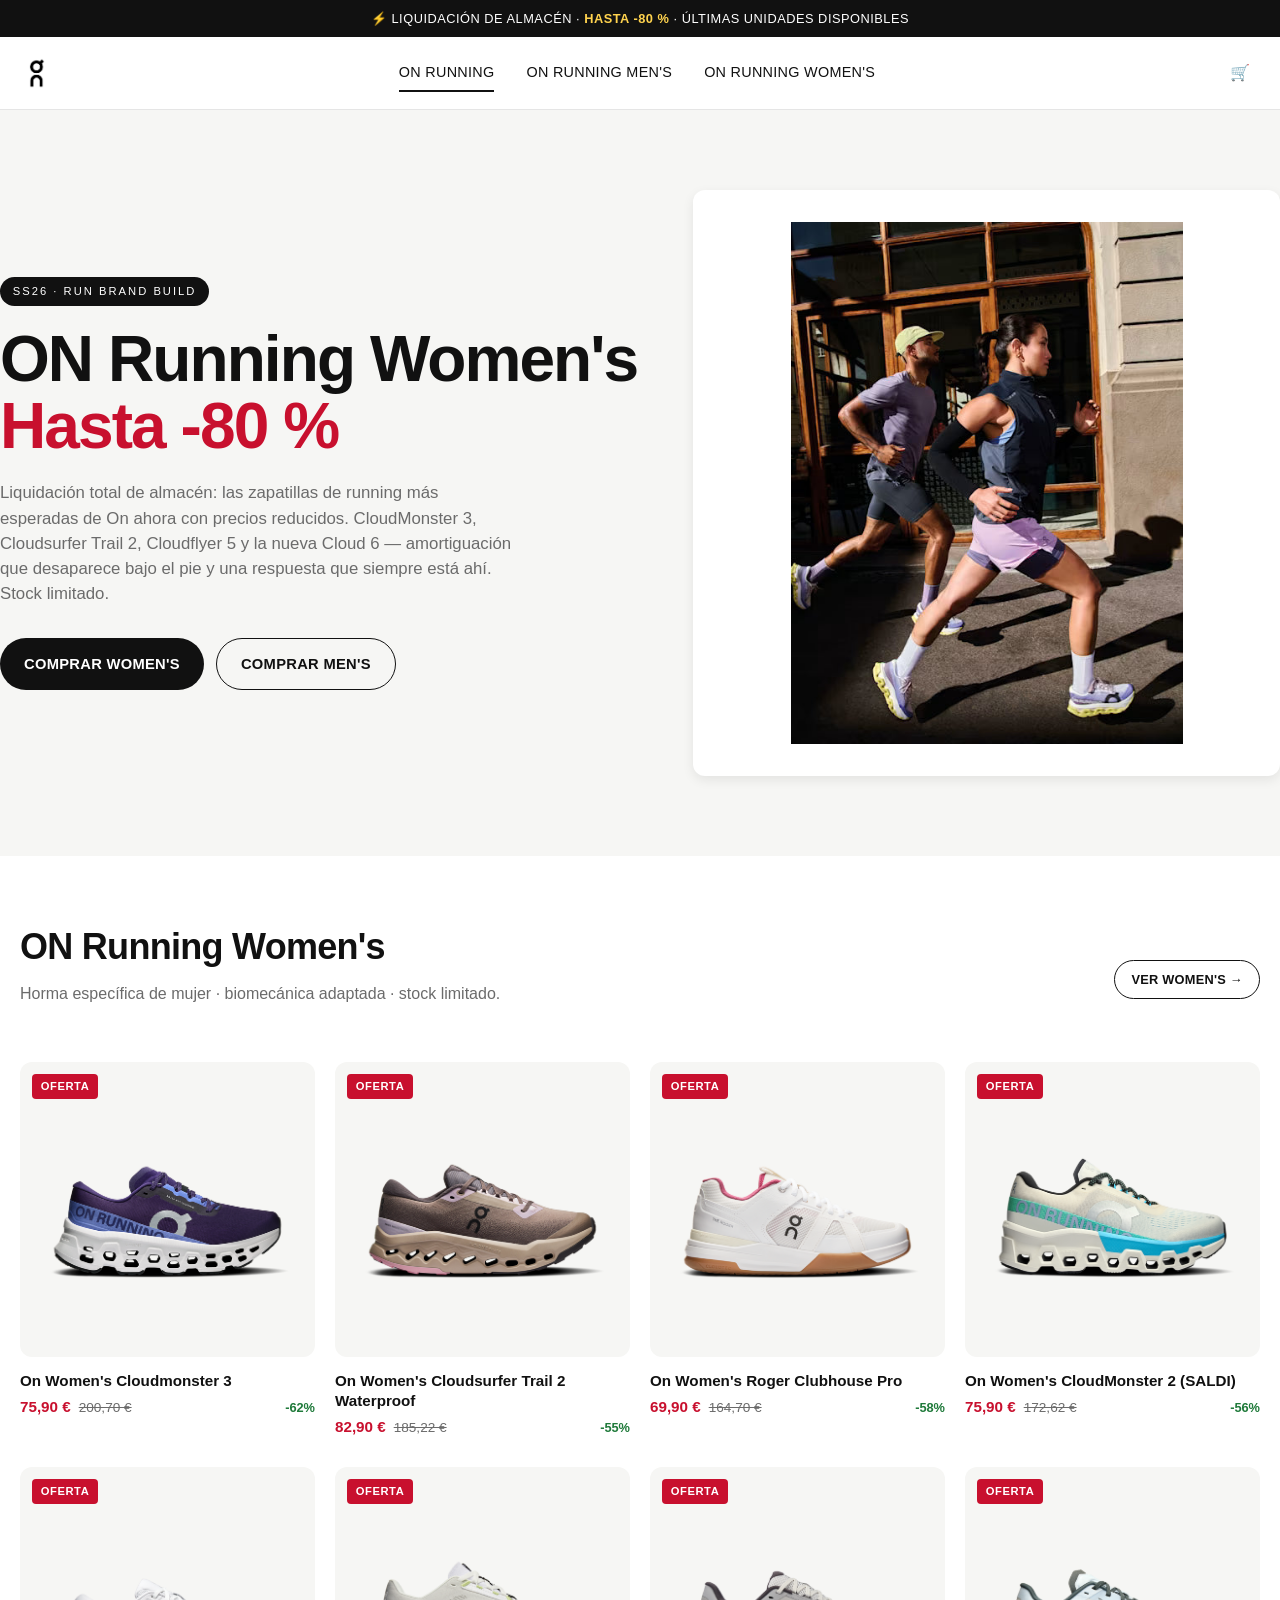
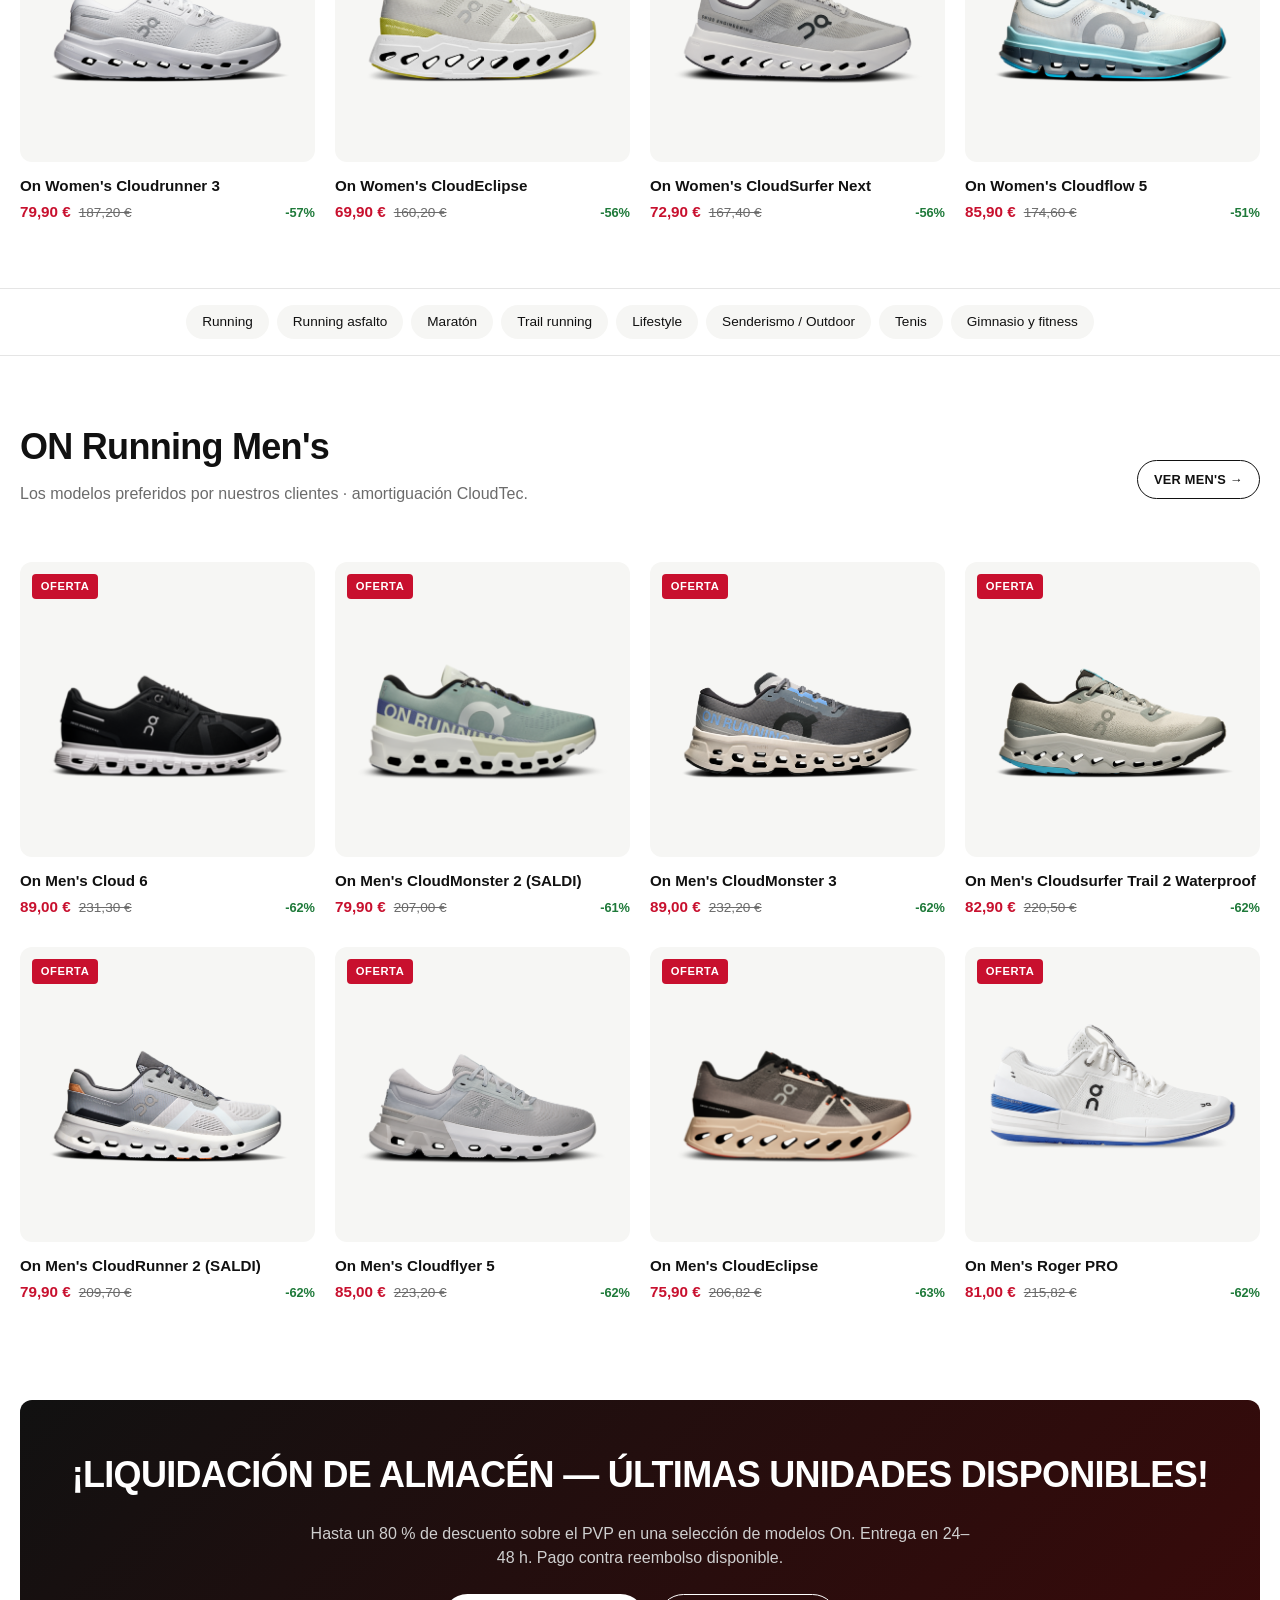
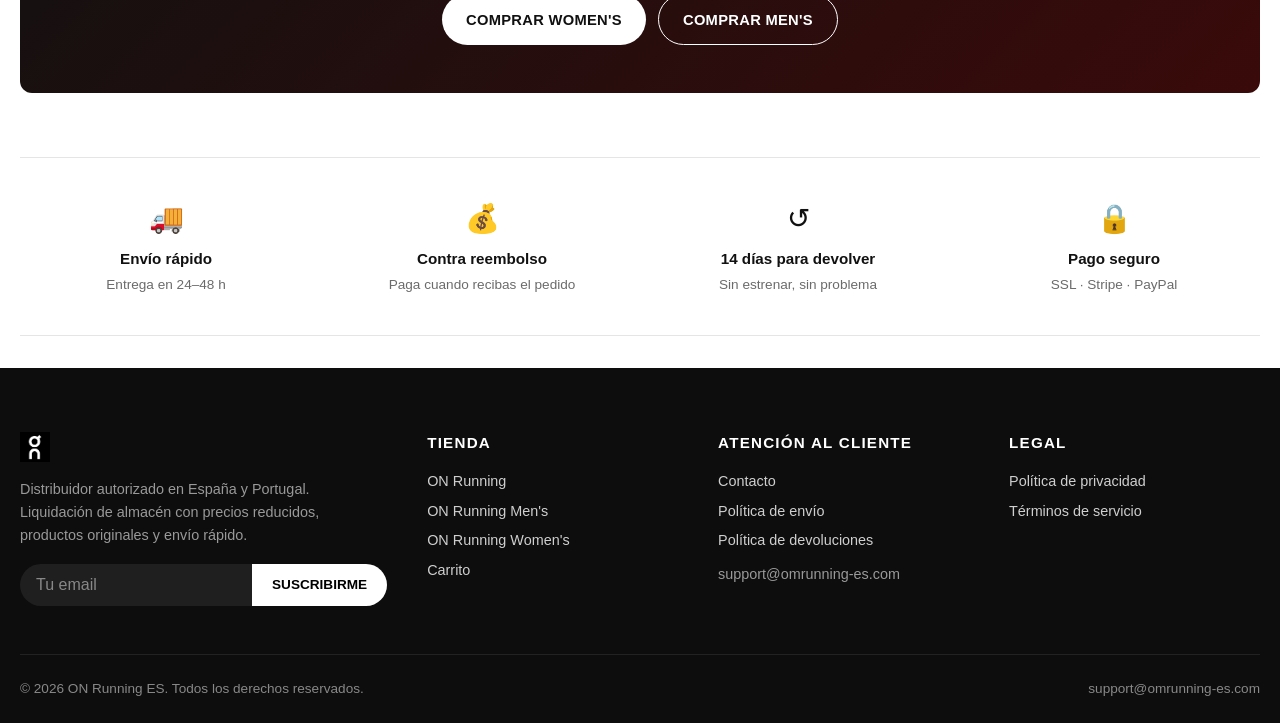
<file: index.html>
<!doctype html>
<html lang="es">
  <head>
    <meta charset="utf-8" />
    <meta name="viewport" content="width=device-width, initial-scale=1" />
    <title>ON Running ES — Zapatillas de running con descuento</title>
    <meta name="description" content="Liquidación total de almacén — hasta un 80% de descuento en zapatillas ON. Envío rápido en 24–48 h. Pago contra reembolso disponible." />
    <link rel="icon" href="assets/images/logo.png" />
    <link rel="stylesheet" href="assets/css/style.css" />
  </head>
  <body>
    <div class="topbar">⚡ LIQUIDACIÓN DE ALMACÉN · <strong>HASTA -80 %</strong> · ÚLTIMAS UNIDADES DISPONIBLES</div>

    <header class="site-header">
      <div class="container">
        <a class="logo" href="index.html">
          <img src="assets/images/logo.png" alt="ON Running ES" style="height:34px" />
        </a>
        <nav class="main-nav">
          <a href="index.html">ON Running</a>
          <a href="men.html">ON Running Men's</a>
          <a href="women.html">ON Running Women's</a>
        </nav>
        <div class="header-actions">
          <a class="icon-btn" href="cart.html" aria-label="Carrito">
            🛒
            <span class="cart-count" data-cart-count style="display:none">0</span>
          </a>
          <button class="menu-toggle" aria-label="Menú">☰</button>
        </div>
      </div>
    </header>

    <!-- Hero -->
    <section class="hero">
      <div class="container hero-inner">
        <div>
          <span class="hero-eyebrow">SS26 · Run Brand Build</span>
          <h1 class="hero-title">
            ON Running Women's
            <span>Hasta -80 %</span>
          </h1>
          <p class="hero-text">
            Liquidación total de almacén: las zapatillas de running más esperadas de On
            ahora con precios reducidos. CloudMonster 3, Cloudsurfer Trail 2, Cloudflyer 5
            y la nueva Cloud 6 — amortiguación que desaparece bajo el pie y una respuesta
            que siempre está ahí. Stock limitado.
          </p>
          <div class="hero-actions">
            <a class="btn" href="women.html">Comprar Women's</a>
            <a class="btn btn-outline" href="men.html">Comprar Men's</a>
          </div>
        </div>
        <div class="hero-media">
          <div class="image-frame">
            <img src="assets/images/hero.avif" alt="CloudMonster 3" />
          </div>
        </div>
      </div>
    </section>

    <!-- Women's Featured -->
    <section class="section">
      <div class="container">
        <div class="flex-between" style="margin-bottom:1.5rem">
          <div>
            <h2 class="section-title">ON Running Women's</h2>
            <p class="section-subtitle">Horma específica de mujer · biomecánica adaptada · stock limitado.</p>
          </div>
          <a href="women.html" class="btn btn-outline btn-sm">Ver Women's →</a>
        </div>
        <div class="product-grid" data-product-grid="women" data-limit="8"></div>
      </div>
    </section>

    <!-- Activity strip -->
    <div class="activity-strip">
      <div class="container">
        <ul class="activity-list">
          <li><a href="#">Running</a></li>
          <li><a href="#">Running asfalto</a></li>
          <li><a href="#">Maratón</a></li>
          <li><a href="#">Trail running</a></li>
          <li><a href="#">Lifestyle</a></li>
          <li><a href="#">Senderismo / Outdoor</a></li>
          <li><a href="#">Tenis</a></li>
          <li><a href="#">Gimnasio y fitness</a></li>
        </ul>
      </div>
    </div>

    <!-- Men's Featured -->
    <section class="section">
      <div class="container">
        <div class="flex-between" style="margin-bottom:1.5rem">
          <div>
            <h2 class="section-title">ON Running Men's</h2>
            <p class="section-subtitle">Los modelos preferidos por nuestros clientes · amortiguación CloudTec.</p>
          </div>
          <a href="men.html" class="btn btn-outline btn-sm">Ver Men's →</a>
        </div>
        <div class="product-grid" data-product-grid="men" data-limit="8"></div>
      </div>
    </section>

    <!-- Liquidación banner -->
    <section class="section-sm">
      <div class="container">
        <div class="banner-card" style="background:linear-gradient(135deg,#111,#3a0a0a);color:#fff;text-align:center;min-height:auto;padding:3rem 2rem">
          <h3 style="color:#fff;font-size:clamp(1.5rem,3vw,2.25rem)">¡LIQUIDACIÓN DE ALMACÉN — ÚLTIMAS UNIDADES DISPONIBLES!</h3>
          <p style="color:#cfcfcf;margin:0.75rem auto 1.5rem;max-width:42rem">
            Hasta un 80 % de descuento sobre el PVP en una selección de modelos On.
            Entrega en 24–48 h. Pago contra reembolso disponible.
          </p>
          <div style="display:flex;gap:0.75rem;justify-content:center;flex-wrap:wrap">
            <a class="btn" href="women.html" style="background:#fff;color:#111">Comprar Women's</a>
            <a class="btn btn-outline" href="men.html" style="border-color:#fff;color:#fff">Comprar Men's</a>
          </div>
        </div>
      </div>
    </section>

    <!-- Features strip -->
    <section class="section-sm">
      <div class="container">
        <div class="features">
          <div class="feature">
            <div class="icon">🚚</div>
            <h4>Envío rápido</h4>
            <p>Entrega en 24–48 h</p>
          </div>
          <div class="feature">
            <div class="icon">💰</div>
            <h4>Contra reembolso</h4>
            <p>Paga cuando recibas el pedido</p>
          </div>
          <div class="feature">
            <div class="icon">↺</div>
            <h4>14 días para devolver</h4>
            <p>Sin estrenar, sin problema</p>
          </div>
          <div class="feature">
            <div class="icon">🔒</div>
            <h4>Pago seguro</h4>
            <p>SSL · Stripe · PayPal</p>
          </div>
        </div>
      </div>
    </section>

    <!-- Footer -->
    <footer class="site-footer">
      <div class="container">
        <div class="footer-grid">
          <div class="footer-brand">
            <a class="logo" href="index.html">
              <img src="assets/images/logo.png" alt="ON Running ES" style="height:30px;filter:invert(1)" />
            </a>
            <p>Distribuidor autorizado en España y Portugal. Liquidación de almacén con precios reducidos, productos originales y envío rápido.</p>
            <form class="newsletter" data-newsletter>
              <input type="email" required placeholder="Tu email" />
              <button type="submit">Suscribirme</button>
            </form>
          </div>
          <div>
            <h4>Tienda</h4>
            <ul>
              <li><a href="index.html">ON Running</a></li>
              <li><a href="men.html">ON Running Men's</a></li>
              <li><a href="women.html">ON Running Women's</a></li>
              <li><a href="cart.html">Carrito</a></li>
            </ul>
          </div>
          <div>
            <h4>Atención al cliente</h4>
            <ul>
              <li><a href="pages/contact.html">Contacto</a></li>
              <li><a href="pages/shipping.html">Política de envío</a></li>
              <li><a href="pages/refund.html">Política de devoluciones</a></li>
            </ul>
            <p style="margin-top:0.75rem;color:#999">support@omrunning-es.com</p>
          </div>
          <div>
            <h4>Legal</h4>
            <ul>
              <li><a href="pages/privacy.html">Política de privacidad</a></li>
              <li><a href="pages/terms.html">Términos de servicio</a></li>
            </ul>
          </div>
        </div>
        <div class="footer-bottom">
          <span>© 2026 ON Running ES. Todos los derechos reservados.</span>
          <span>support@omrunning-es.com</span>
        </div>
      </div>
    </footer>

    <script src="assets/js/products.js"></script>
    <script src="assets/js/cart.js"></script>
    <script src="assets/js/main.js"></script>
  </body>
</html>
</file>
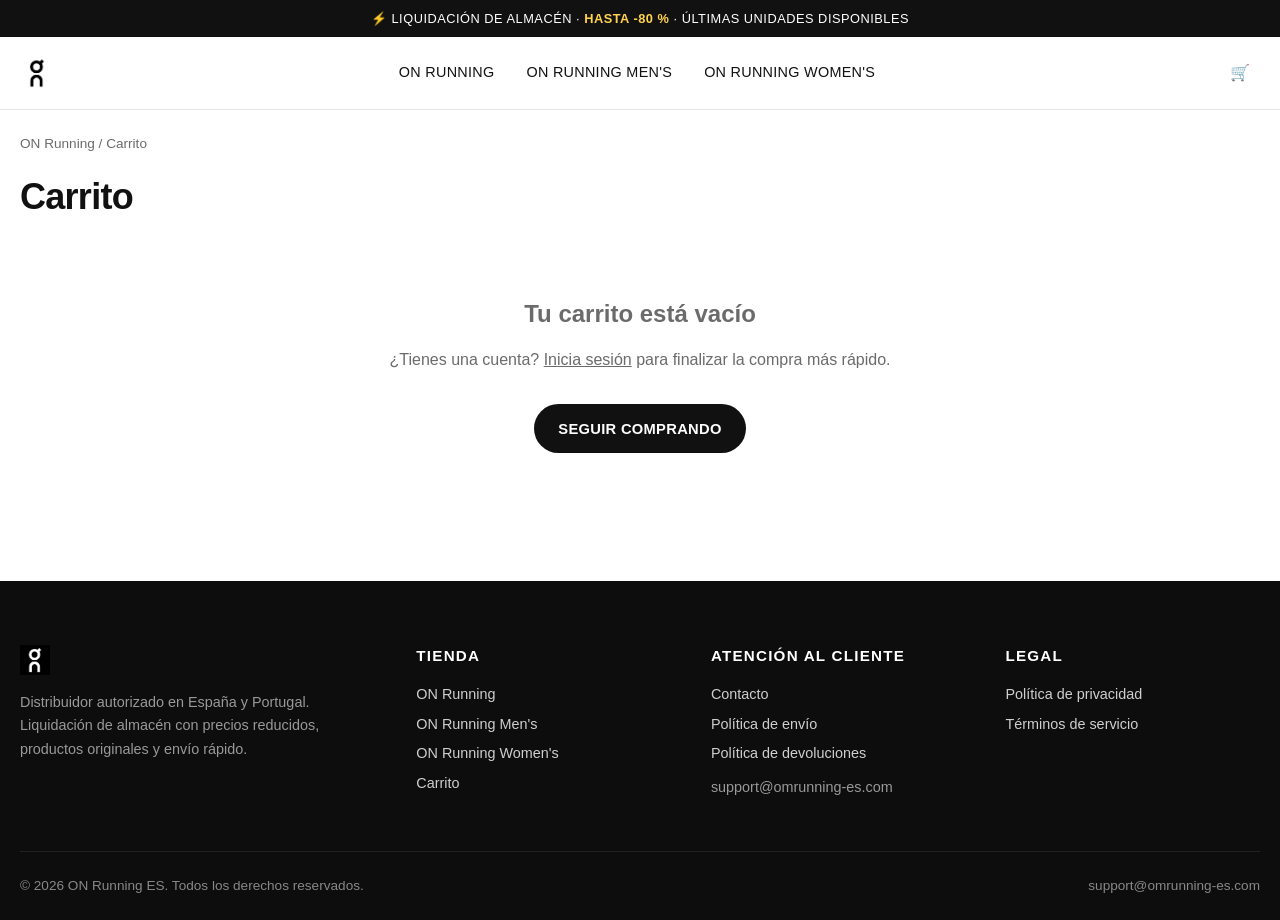
<file: cart.html>
<!doctype html>
<html lang="es">
  <head>
    <meta charset="utf-8" />
    <meta name="viewport" content="width=device-width, initial-scale=1" />
    <title>Carrito — ON Running ES</title>
    <link rel="icon" href="assets/images/logo.png" />
    <link rel="stylesheet" href="assets/css/style.css" />
  </head>
  <body>
    <div class="topbar">⚡ LIQUIDACIÓN DE ALMACÉN · <strong>HASTA -80 %</strong> · ÚLTIMAS UNIDADES DISPONIBLES</div>

    <header class="site-header">
      <div class="container">
        <a class="logo" href="index.html"><img src="assets/images/logo.png" alt="ON Running ES" style="height:34px" /></a>
        <nav class="main-nav">
          <a href="index.html">ON Running</a>
          <a href="men.html">ON Running Men's</a>
          <a href="women.html">ON Running Women's</a>
        </nav>
        <div class="header-actions">
          <a class="icon-btn" href="cart.html" aria-label="Carrito">🛒<span class="cart-count" data-cart-count style="display:none">0</span></a>
          <button class="menu-toggle" aria-label="Menú">☰</button>
        </div>
      </div>
    </header>

    <main class="container">
      <nav class="breadcrumb"><a href="index.html">ON Running</a> / <span>Carrito</span></nav>
      <h1 class="section-title" style="margin-top:0.5rem">Carrito</h1>
      <div data-cart-page></div>
    </main>

    <footer class="site-footer" style="margin-top:4rem">
      <div class="container">
        <div class="footer-grid">
          <div class="footer-brand">
            <a class="logo" href="index.html"><img src="assets/images/logo.png" alt="ON Running ES" style="height:30px;filter:invert(1)" /></a>
            <p>Distribuidor autorizado en España y Portugal. Liquidación de almacén con precios reducidos, productos originales y envío rápido.</p>
          </div>
          <div>
            <h4>Tienda</h4>
            <ul>
              <li><a href="index.html">ON Running</a></li>
              <li><a href="men.html">ON Running Men's</a></li>
              <li><a href="women.html">ON Running Women's</a></li>
              <li><a href="cart.html">Carrito</a></li>
            </ul>
          </div>
          <div>
            <h4>Atención al cliente</h4>
            <ul>
              <li><a href="pages/contact.html">Contacto</a></li>
              <li><a href="pages/shipping.html">Política de envío</a></li>
              <li><a href="pages/refund.html">Política de devoluciones</a></li>
            </ul>
            <p style="margin-top:0.75rem;color:#999">support@omrunning-es.com</p>
          </div>
          <div>
            <h4>Legal</h4>
            <ul>
              <li><a href="pages/privacy.html">Política de privacidad</a></li>
              <li><a href="pages/terms.html">Términos de servicio</a></li>
            </ul>
          </div>
        </div>
        <div class="footer-bottom"><span>© 2026 ON Running ES. Todos los derechos reservados.</span><span>support@omrunning-es.com</span></div>
      </div>
    </footer>

    <script src="assets/js/products.js"></script>
    <script src="assets/js/cart.js"></script>
    <script src="assets/js/main.js"></script>
  </body>
</html>
</file>
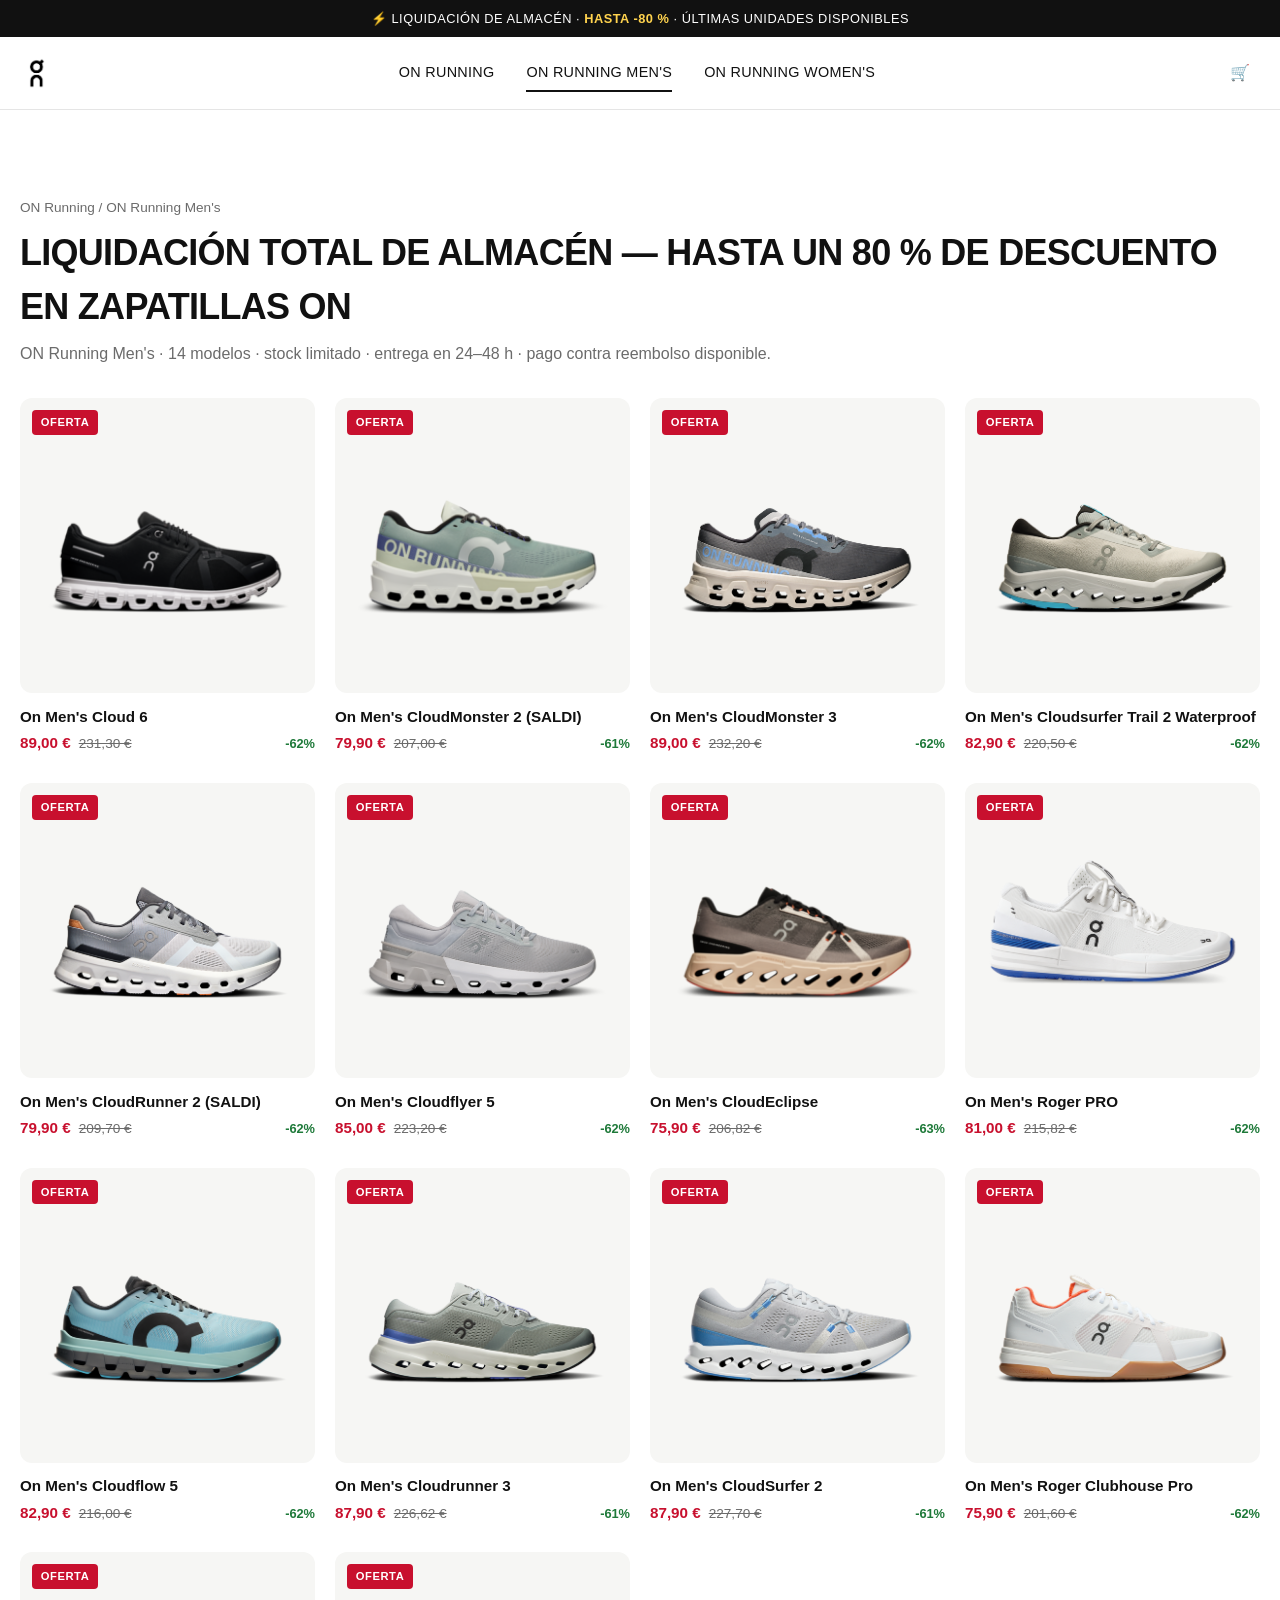
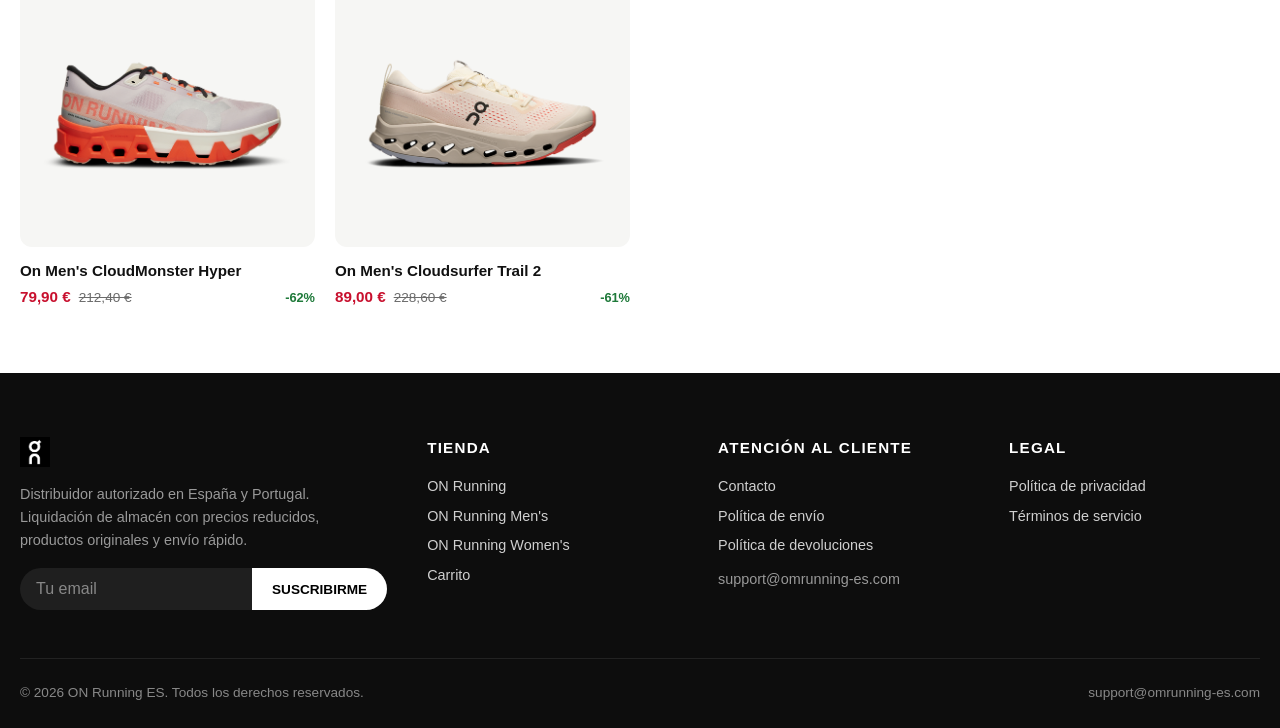
<file: men.html>
<!doctype html>
<html lang="es">
  <head>
    <meta charset="utf-8" />
    <meta name="viewport" content="width=device-width, initial-scale=1" />
    <title>ON Running Men's — ON Running ES</title>
    <meta name="description" content="ON Running Men's — Cloud 6, CloudMonster 3, Cloudsurfer Trail 2, Cloudflyer 5 y más. Liquidación total con hasta 80 % de descuento." />
    <link rel="icon" href="assets/images/logo.png" />
    <link rel="stylesheet" href="assets/css/style.css" />
  </head>
  <body>
    <div class="topbar">⚡ LIQUIDACIÓN DE ALMACÉN · <strong>HASTA -80 %</strong> · ÚLTIMAS UNIDADES DISPONIBLES</div>

    <header class="site-header">
      <div class="container">
        <a class="logo" href="index.html"><img src="assets/images/logo.png" alt="ON Running ES" style="height:34px" /></a>
        <nav class="main-nav">
          <a href="index.html">ON Running</a>
          <a href="men.html">ON Running Men's</a>
          <a href="women.html">ON Running Women's</a>
        </nav>
        <div class="header-actions">
          <a class="icon-btn" href="cart.html" aria-label="Carrito">🛒<span class="cart-count" data-cart-count style="display:none">0</span></a>
          <button class="menu-toggle" aria-label="Menú">☰</button>
        </div>
      </div>
    </header>

    <section class="section">
      <div class="container">
        <nav class="breadcrumb"><a href="index.html">ON Running</a> / <span>ON Running Men's</span></nav>
        <h1 class="section-title">LIQUIDACIÓN TOTAL DE ALMACÉN — HASTA UN 80 % DE DESCUENTO EN ZAPATILLAS ON</h1>
        <p class="section-subtitle">ON Running Men's · 14 modelos · stock limitado · entrega en 24–48 h · pago contra reembolso disponible.</p>
        <div class="product-grid" data-product-grid="men"></div>
      </div>
    </section>

    <footer class="site-footer">
      <div class="container">
        <div class="footer-grid">
          <div class="footer-brand">
            <a class="logo" href="index.html"><img src="assets/images/logo.png" alt="ON Running ES" style="height:30px;filter:invert(1)" /></a>
            <p>Distribuidor autorizado en España y Portugal. Liquidación de almacén con precios reducidos, productos originales y envío rápido.</p>
            <form class="newsletter" data-newsletter>
              <input type="email" required placeholder="Tu email" />
              <button type="submit">Suscribirme</button>
            </form>
          </div>
          <div>
            <h4>Tienda</h4>
            <ul>
              <li><a href="index.html">ON Running</a></li>
              <li><a href="men.html">ON Running Men's</a></li>
              <li><a href="women.html">ON Running Women's</a></li>
              <li><a href="cart.html">Carrito</a></li>
            </ul>
          </div>
          <div>
            <h4>Atención al cliente</h4>
            <ul>
              <li><a href="pages/contact.html">Contacto</a></li>
              <li><a href="pages/shipping.html">Política de envío</a></li>
              <li><a href="pages/refund.html">Política de devoluciones</a></li>
            </ul>
            <p style="margin-top:0.75rem;color:#999">support@omrunning-es.com</p>
          </div>
          <div>
            <h4>Legal</h4>
            <ul>
              <li><a href="pages/privacy.html">Política de privacidad</a></li>
              <li><a href="pages/terms.html">Términos de servicio</a></li>
            </ul>
          </div>
        </div>
        <div class="footer-bottom"><span>© 2026 ON Running ES. Todos los derechos reservados.</span><span>support@omrunning-es.com</span></div>
      </div>
    </footer>

    <script src="assets/js/products.js"></script>
    <script src="assets/js/cart.js"></script>
    <script src="assets/js/main.js"></script>
  </body>
</html>
</file>
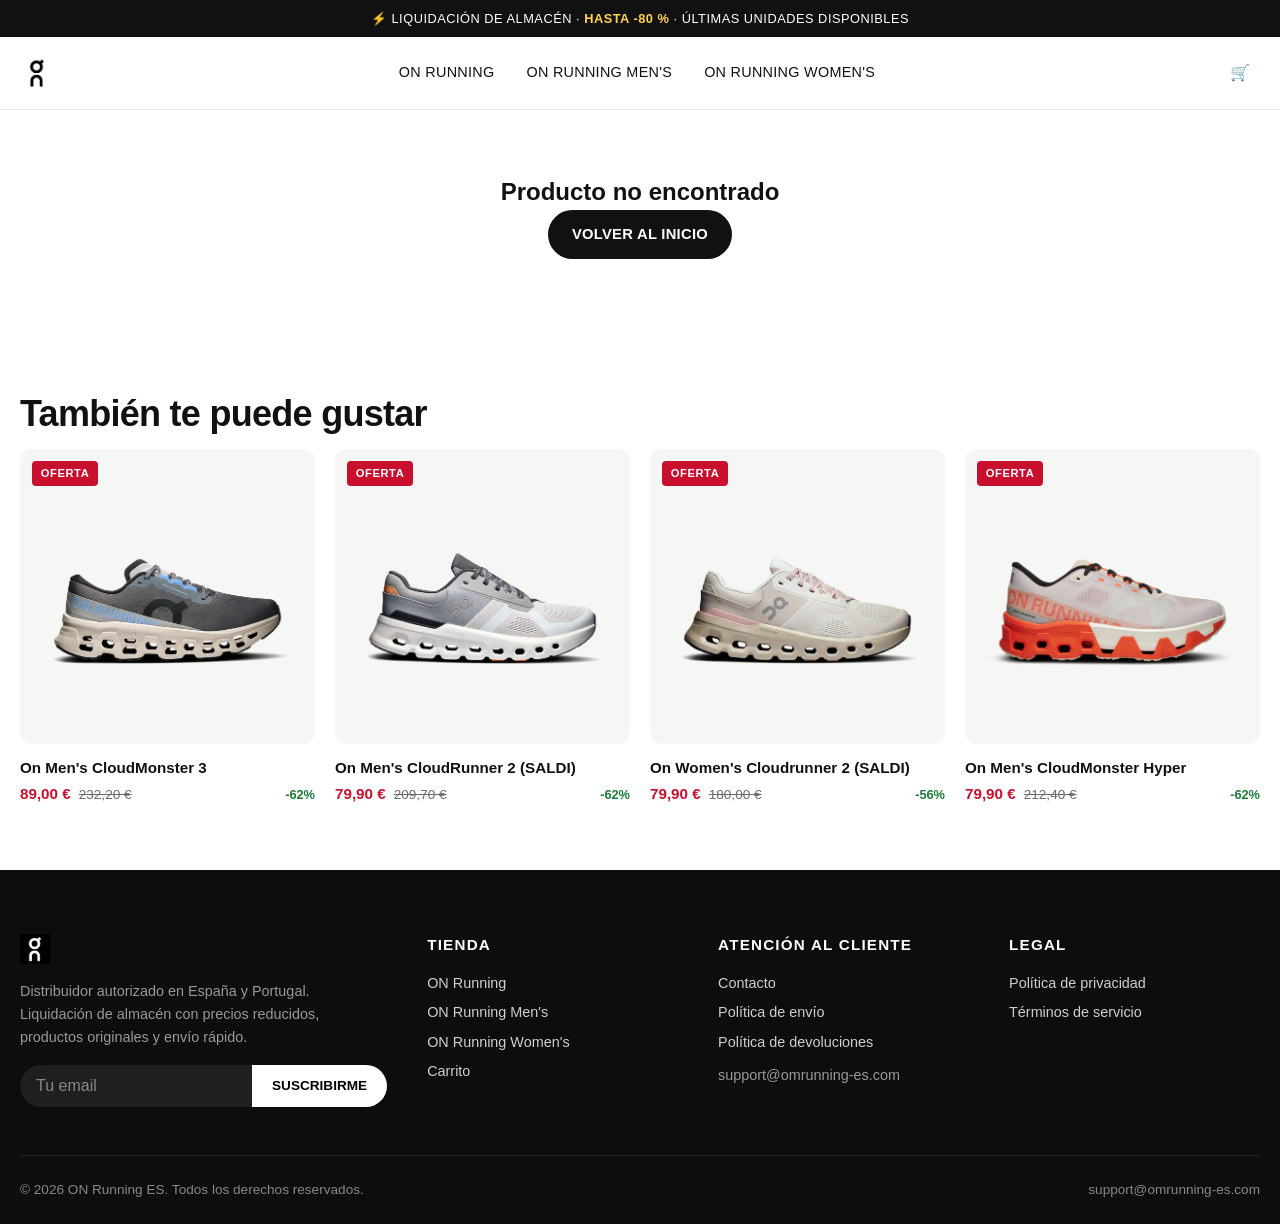
<file: product.html>
<!doctype html>
<html lang="es">
  <head>
    <meta charset="utf-8" />
    <meta name="viewport" content="width=device-width, initial-scale=1" />
    <title>Producto — ON Running ES</title>
    <link rel="icon" href="assets/images/logo.png" />
    <link rel="stylesheet" href="assets/css/style.css" />
  </head>
  <body>
    <div class="topbar">⚡ LIQUIDACIÓN DE ALMACÉN · <strong>HASTA -80 %</strong> · ÚLTIMAS UNIDADES DISPONIBLES</div>

    <header class="site-header">
      <div class="container">
        <a class="logo" href="index.html"><img src="assets/images/logo.png" alt="ON Running ES" style="height:34px" /></a>
        <nav class="main-nav">
          <a href="index.html">ON Running</a>
          <a href="men.html">ON Running Men's</a>
          <a href="women.html">ON Running Women's</a>
        </nav>
        <div class="header-actions">
          <a class="icon-btn" href="cart.html" aria-label="Carrito">🛒<span class="cart-count" data-cart-count style="display:none">0</span></a>
          <button class="menu-toggle" aria-label="Menú">☰</button>
        </div>
      </div>
    </header>

    <main class="container">
      <div data-product-detail></div>
    </main>

    <section class="section">
      <div class="container">
        <h2 class="section-title">También te puede gustar</h2>
        <div class="product-grid" data-product-grid="featured" data-limit="4"></div>
      </div>
    </section>

    <footer class="site-footer">
      <div class="container">
        <div class="footer-grid">
          <div class="footer-brand">
            <a class="logo" href="index.html"><img src="assets/images/logo.png" alt="ON Running ES" style="height:30px;filter:invert(1)" /></a>
            <p>Distribuidor autorizado en España y Portugal. Liquidación de almacén con precios reducidos, productos originales y envío rápido.</p>
            <form class="newsletter" data-newsletter>
              <input type="email" required placeholder="Tu email" />
              <button type="submit">Suscribirme</button>
            </form>
          </div>
          <div>
            <h4>Tienda</h4>
            <ul>
              <li><a href="index.html">ON Running</a></li>
              <li><a href="men.html">ON Running Men's</a></li>
              <li><a href="women.html">ON Running Women's</a></li>
              <li><a href="cart.html">Carrito</a></li>
            </ul>
          </div>
          <div>
            <h4>Atención al cliente</h4>
            <ul>
              <li><a href="pages/contact.html">Contacto</a></li>
              <li><a href="pages/shipping.html">Política de envío</a></li>
              <li><a href="pages/refund.html">Política de devoluciones</a></li>
            </ul>
            <p style="margin-top:0.75rem;color:#999">support@omrunning-es.com</p>
          </div>
          <div>
            <h4>Legal</h4>
            <ul>
              <li><a href="pages/privacy.html">Política de privacidad</a></li>
              <li><a href="pages/terms.html">Términos de servicio</a></li>
            </ul>
          </div>
        </div>
        <div class="footer-bottom"><span>© 2026 ON Running ES. Todos los derechos reservados.</span><span>support@omrunning-es.com</span></div>
      </div>
    </footer>

    <script src="assets/js/products.js"></script>
    <script src="assets/js/cart.js"></script>
    <script src="assets/js/main.js"></script>
  </body>
</html>
</file>
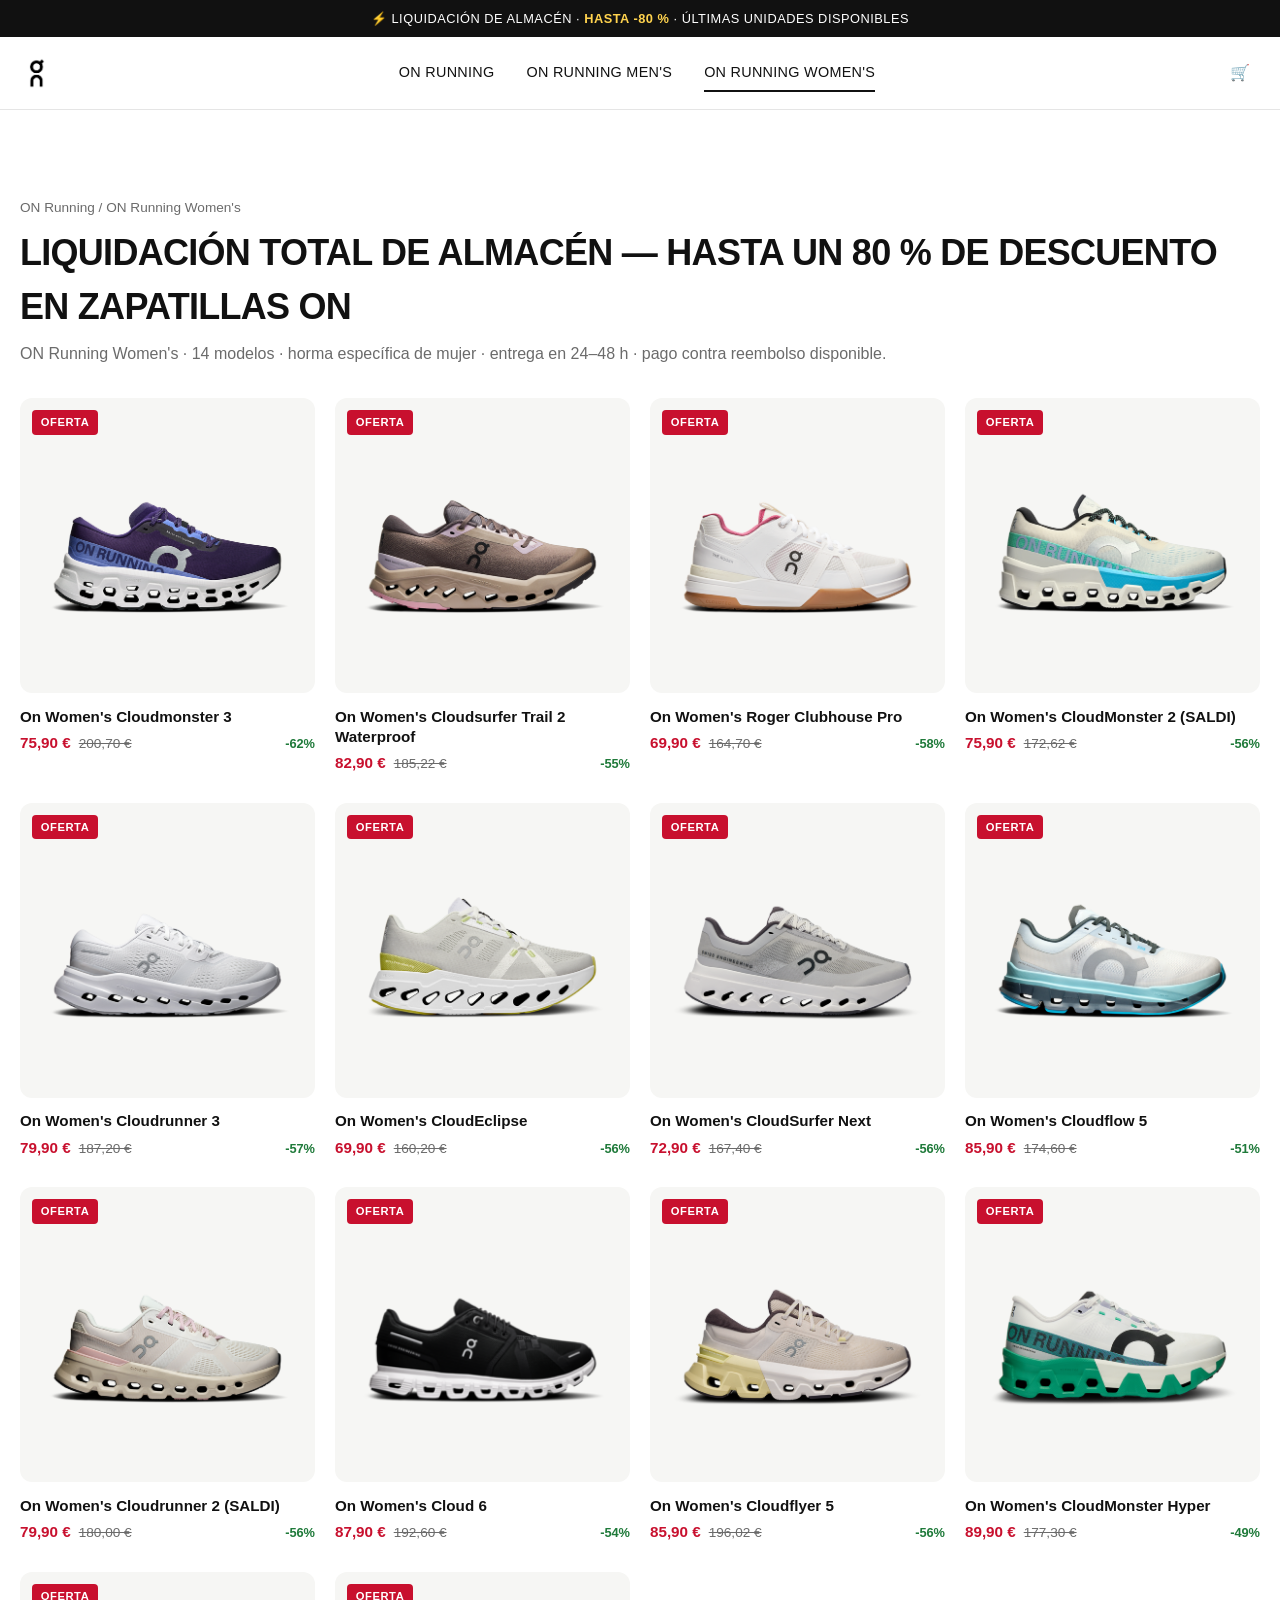
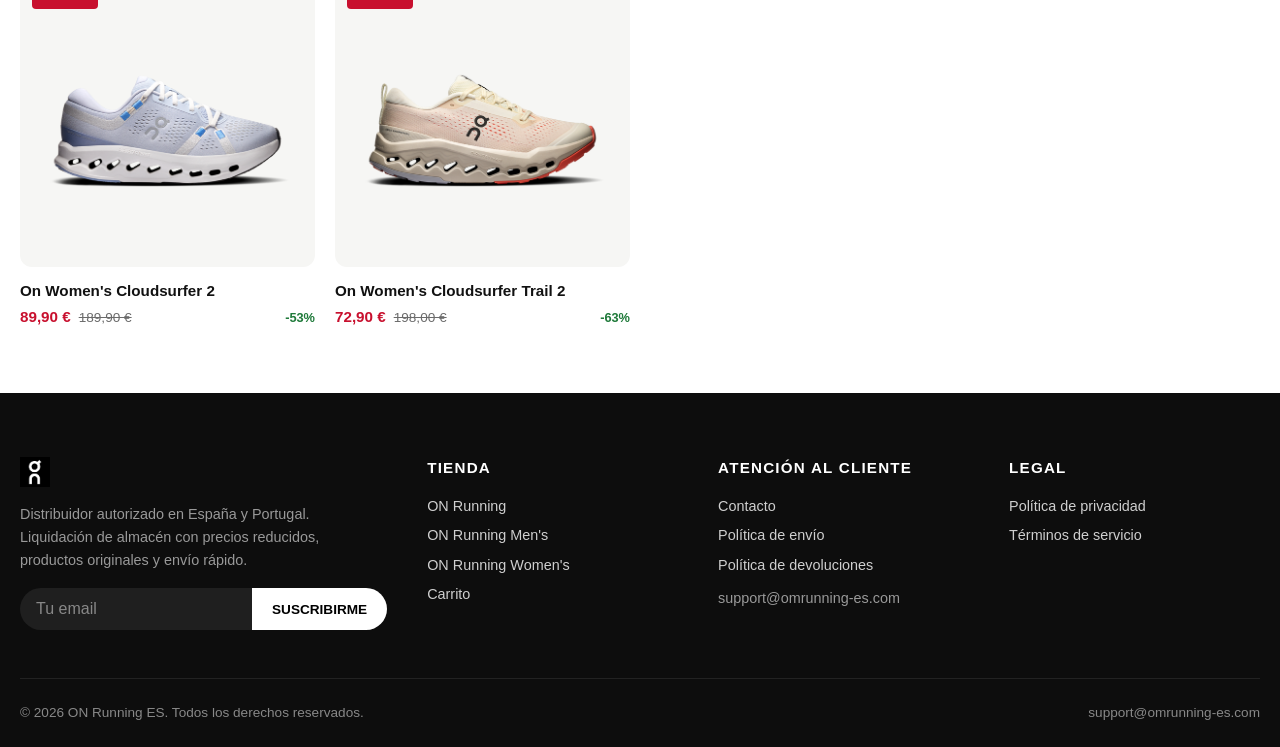
<file: women.html>
<!doctype html>
<html lang="es">
  <head>
    <meta charset="utf-8" />
    <meta name="viewport" content="width=device-width, initial-scale=1" />
    <title>ON Running Women's — ON Running ES</title>
    <meta name="description" content="ON Running Women's — Cloudmonster 3, Cloudsurfer Trail 2, Cloudflyer 5, Cloud 6. Horma específica de mujer. Liquidación total con hasta 80 % de descuento." />
    <link rel="icon" href="assets/images/logo.png" />
    <link rel="stylesheet" href="assets/css/style.css" />
  </head>
  <body>
    <div class="topbar">⚡ LIQUIDACIÓN DE ALMACÉN · <strong>HASTA -80 %</strong> · ÚLTIMAS UNIDADES DISPONIBLES</div>

    <header class="site-header">
      <div class="container">
        <a class="logo" href="index.html"><img src="assets/images/logo.png" alt="ON Running ES" style="height:34px" /></a>
        <nav class="main-nav">
          <a href="index.html">ON Running</a>
          <a href="men.html">ON Running Men's</a>
          <a href="women.html">ON Running Women's</a>
        </nav>
        <div class="header-actions">
          <a class="icon-btn" href="cart.html" aria-label="Carrito">🛒<span class="cart-count" data-cart-count style="display:none">0</span></a>
          <button class="menu-toggle" aria-label="Menú">☰</button>
        </div>
      </div>
    </header>

    <section class="section">
      <div class="container">
        <nav class="breadcrumb"><a href="index.html">ON Running</a> / <span>ON Running Women's</span></nav>
        <h1 class="section-title">LIQUIDACIÓN TOTAL DE ALMACÉN — HASTA UN 80 % DE DESCUENTO EN ZAPATILLAS ON</h1>
        <p class="section-subtitle">ON Running Women's · 14 modelos · horma específica de mujer · entrega en 24–48 h · pago contra reembolso disponible.</p>
        <div class="product-grid" data-product-grid="women"></div>
      </div>
    </section>

    <footer class="site-footer">
      <div class="container">
        <div class="footer-grid">
          <div class="footer-brand">
            <a class="logo" href="index.html"><img src="assets/images/logo.png" alt="ON Running ES" style="height:30px;filter:invert(1)" /></a>
            <p>Distribuidor autorizado en España y Portugal. Liquidación de almacén con precios reducidos, productos originales y envío rápido.</p>
            <form class="newsletter" data-newsletter>
              <input type="email" required placeholder="Tu email" />
              <button type="submit">Suscribirme</button>
            </form>
          </div>
          <div>
            <h4>Tienda</h4>
            <ul>
              <li><a href="index.html">ON Running</a></li>
              <li><a href="men.html">ON Running Men's</a></li>
              <li><a href="women.html">ON Running Women's</a></li>
              <li><a href="cart.html">Carrito</a></li>
            </ul>
          </div>
          <div>
            <h4>Atención al cliente</h4>
            <ul>
              <li><a href="pages/contact.html">Contacto</a></li>
              <li><a href="pages/shipping.html">Política de envío</a></li>
              <li><a href="pages/refund.html">Política de devoluciones</a></li>
            </ul>
            <p style="margin-top:0.75rem;color:#999">support@omrunning-es.com</p>
          </div>
          <div>
            <h4>Legal</h4>
            <ul>
              <li><a href="pages/privacy.html">Política de privacidad</a></li>
              <li><a href="pages/terms.html">Términos de servicio</a></li>
            </ul>
          </div>
        </div>
        <div class="footer-bottom"><span>© 2026 ON Running ES. Todos los derechos reservados.</span><span>support@omrunning-es.com</span></div>
      </div>
    </footer>

    <script src="assets/js/products.js"></script>
    <script src="assets/js/cart.js"></script>
    <script src="assets/js/main.js"></script>
  </body>
</html>
</file>
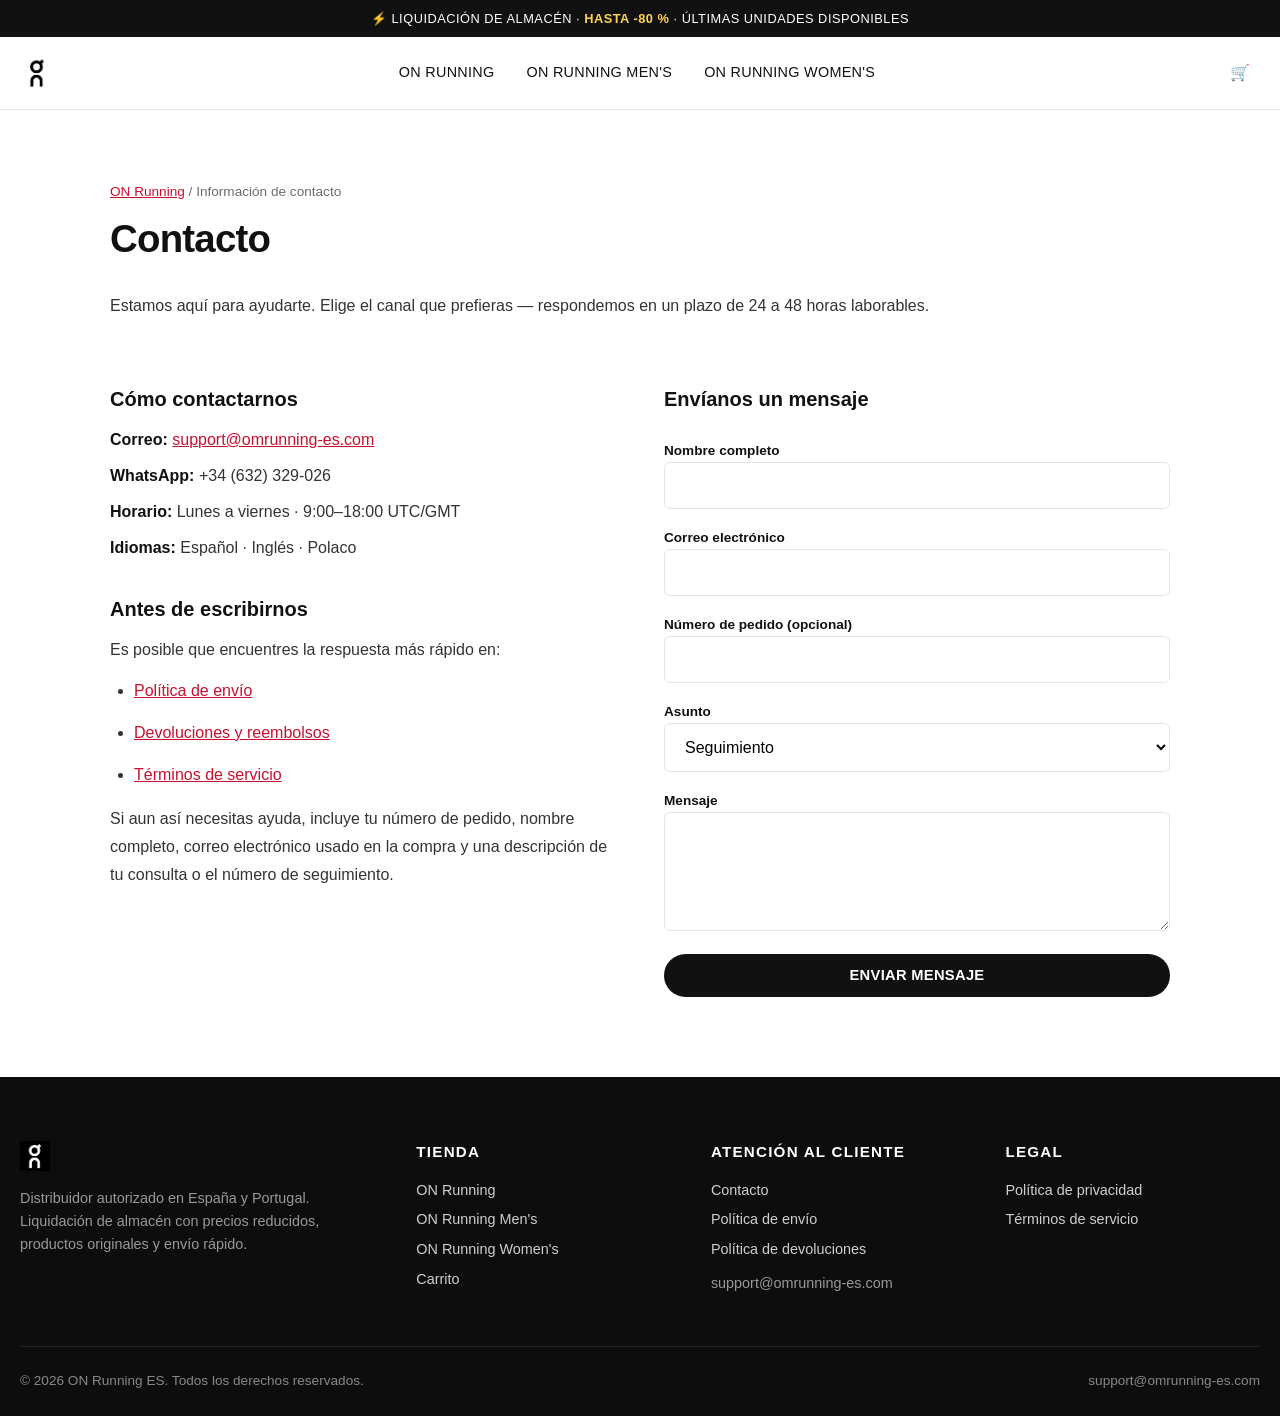
<file: pages/contact.html>
<!doctype html>
<html lang="es">
  <head>
    <meta charset="utf-8" />
    <meta name="viewport" content="width=device-width, initial-scale=1" />
    <title>Contacto — ON Running ES</title>
    <link rel="icon" href="../assets/images/logo.png" />
    <link rel="stylesheet" href="../assets/css/style.css" />
  </head>
  <body>
    <div class="topbar">⚡ LIQUIDACIÓN DE ALMACÉN · <strong>HASTA -80 %</strong> · ÚLTIMAS UNIDADES DISPONIBLES</div>

    <header class="site-header">
      <div class="container">
        <a class="logo" href="../index.html"><img src="../assets/images/logo.png" alt="ON Running ES" style="height:34px" /></a>
        <nav class="main-nav">
          <a href="../index.html">ON Running</a>
          <a href="../men.html">ON Running Men's</a>
          <a href="../women.html">ON Running Women's</a>
        </nav>
        <div class="header-actions">
          <a class="icon-btn" href="../cart.html" aria-label="Carrito">🛒<span class="cart-count" data-cart-count style="display:none">0</span></a>
          <button class="menu-toggle" aria-label="Menú">☰</button>
        </div>
      </div>
    </header>

    <main class="page-content" style="max-width:1100px">
      <nav class="breadcrumb"><a href="../index.html">ON Running</a> / <span>Información de contacto</span></nav>
      <h1>Contacto</h1>
      <p>Estamos aquí para ayudarte. Elige el canal que prefieras — respondemos en un plazo de 24 a 48 horas laborables.</p>

      <div class="contact-grid" style="margin-top:2rem">
        <div>
          <h2>Cómo contactarnos</h2>
          <ul style="list-style:none;padding:0">
            <li style="margin:0.5rem 0"><strong>Correo:</strong> <a href="mailto:support@omrunning-es.com">support@omrunning-es.com</a></li>
            <li style="margin:0.5rem 0"><strong>WhatsApp:</strong> +34 (632) 329-026</li>
            <li style="margin:0.5rem 0"><strong>Horario:</strong> Lunes a viernes · 9:00–18:00 UTC/GMT</li>
            <li style="margin:0.5rem 0"><strong>Idiomas:</strong> Español · Inglés · Polaco</li>
          </ul>

          <h2 style="margin-top:2rem">Antes de escribirnos</h2>
          <p>Es posible que encuentres la respuesta más rápido en:</p>
          <ul>
            <li><a href="shipping.html">Política de envío</a></li>
            <li><a href="refund.html">Devoluciones y reembolsos</a></li>
            <li><a href="terms.html">Términos de servicio</a></li>
          </ul>
          <p>Si aun así necesitas ayuda, incluye tu número de pedido, nombre completo, correo electrónico usado en la compra y una descripción de tu consulta o el número de seguimiento.</p>
        </div>

        <form class="contact-form" data-contact-form>
          <h2 style="margin-bottom:0.5rem">Envíanos un mensaje</h2>
          <div>
            <label for="c-name">Nombre completo</label>
            <input id="c-name" name="name" required />
          </div>
          <div>
            <label for="c-email">Correo electrónico</label>
            <input id="c-email" type="email" name="email" required />
          </div>
          <div>
            <label for="c-order">Número de pedido (opcional)</label>
            <input id="c-order" name="order" />
          </div>
          <div>
            <label for="c-topic">Asunto</label>
            <select id="c-topic" name="topic">
              <option>Seguimiento</option>
              <option>Devoluciones y reembolsos</option>
              <option>Consulta de tallas</option>
              <option>Otro</option>
            </select>
          </div>
          <div>
            <label for="c-message">Mensaje</label>
            <textarea id="c-message" name="message" rows="5" required></textarea>
          </div>
          <button class="btn" type="submit">Enviar mensaje</button>
        </form>
      </div>
    </main>

    <footer class="site-footer">
      <div class="container">
        <div class="footer-grid">
          <div class="footer-brand">
            <a class="logo" href="../index.html"><img src="../assets/images/logo.png" alt="ON Running ES" style="height:30px;filter:invert(1)" /></a>
            <p>Distribuidor autorizado en España y Portugal. Liquidación de almacén con precios reducidos, productos originales y envío rápido.</p>
          </div>
          <div>
            <h4>Tienda</h4>
            <ul>
              <li><a href="../index.html">ON Running</a></li>
              <li><a href="../men.html">ON Running Men's</a></li>
              <li><a href="../women.html">ON Running Women's</a></li>
              <li><a href="../cart.html">Carrito</a></li>
            </ul>
          </div>
          <div>
            <h4>Atención al cliente</h4>
            <ul>
              <li><a href="contact.html">Contacto</a></li>
              <li><a href="shipping.html">Política de envío</a></li>
              <li><a href="refund.html">Política de devoluciones</a></li>
            </ul>
            <p style="margin-top:0.75rem;color:#999">support@omrunning-es.com</p>
          </div>
          <div>
            <h4>Legal</h4>
            <ul>
              <li><a href="privacy.html">Política de privacidad</a></li>
              <li><a href="terms.html">Términos de servicio</a></li>
            </ul>
          </div>
        </div>
        <div class="footer-bottom"><span>© 2026 ON Running ES. Todos los derechos reservados.</span><span>support@omrunning-es.com</span></div>
      </div>
    </footer>

    <script src="../assets/js/products.js"></script>
    <script src="../assets/js/cart.js"></script>
    <script src="../assets/js/main.js"></script>
  </body>
</html>
</file>
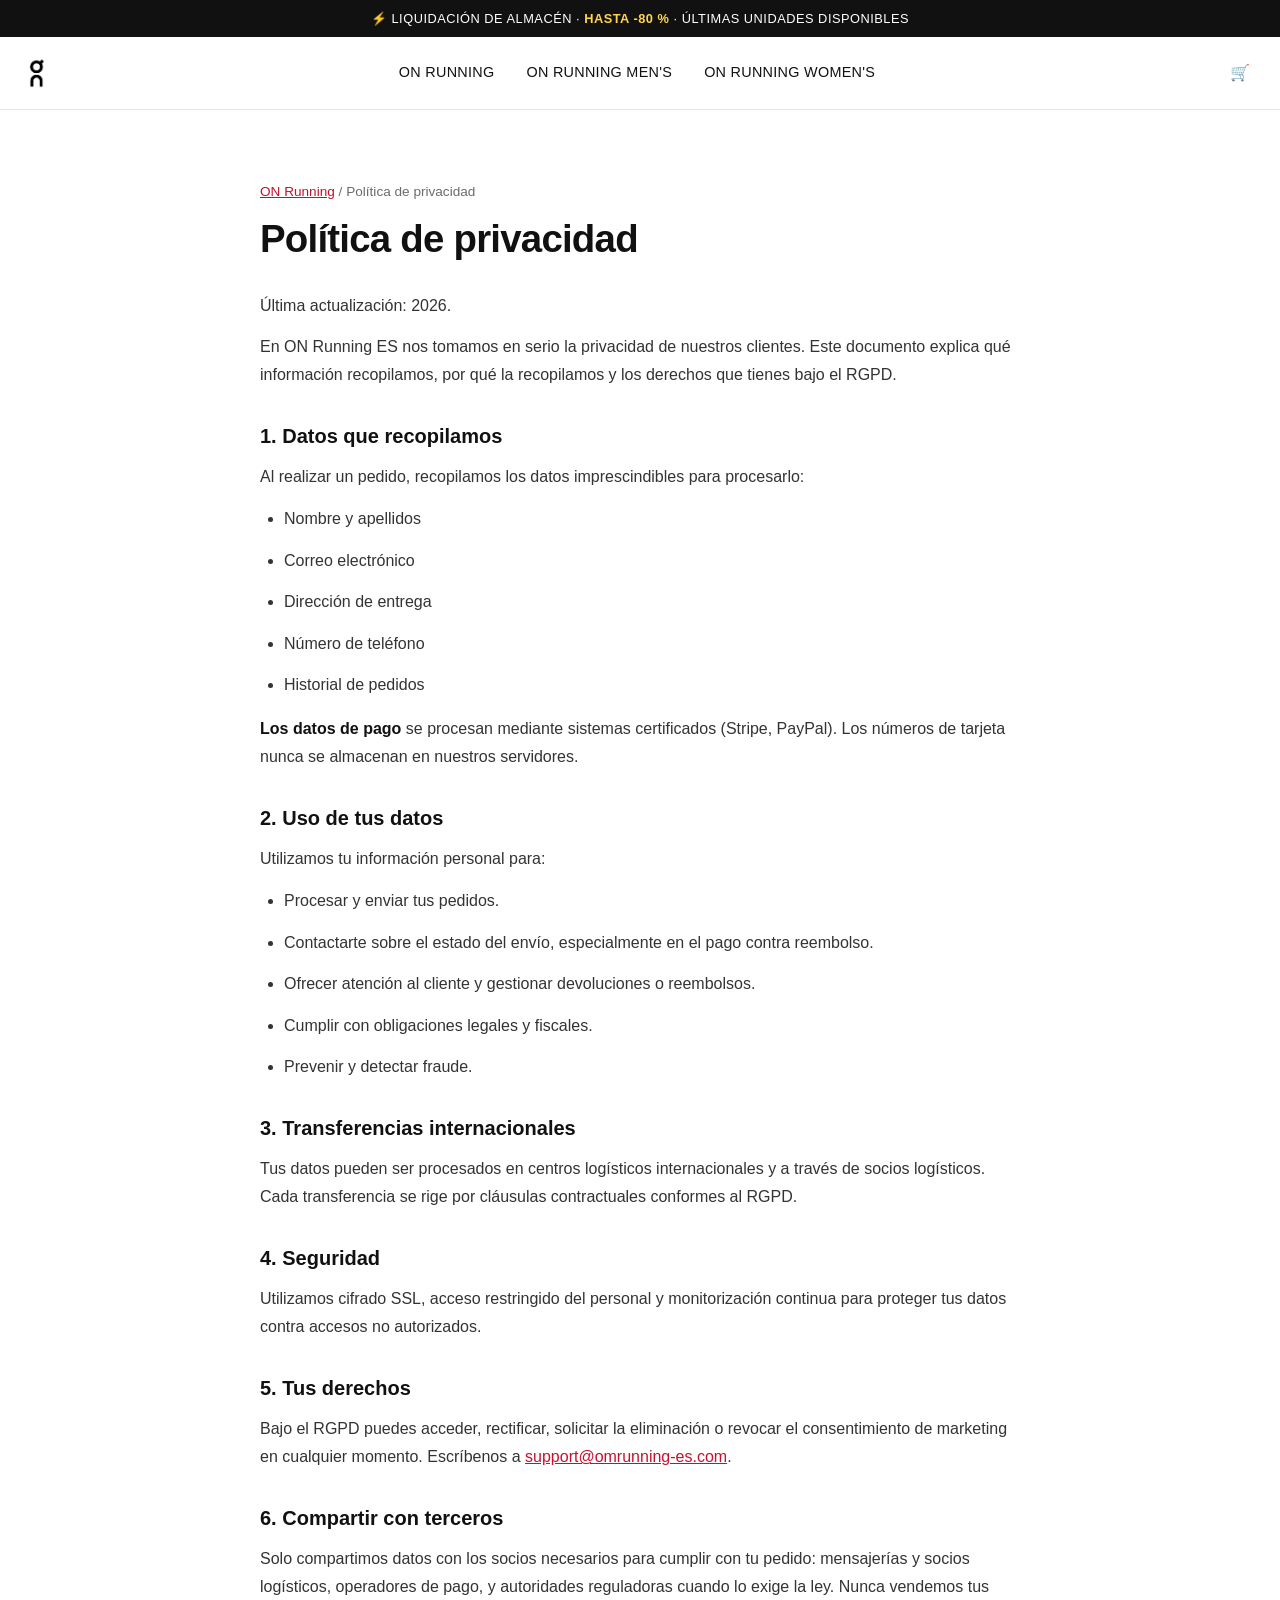
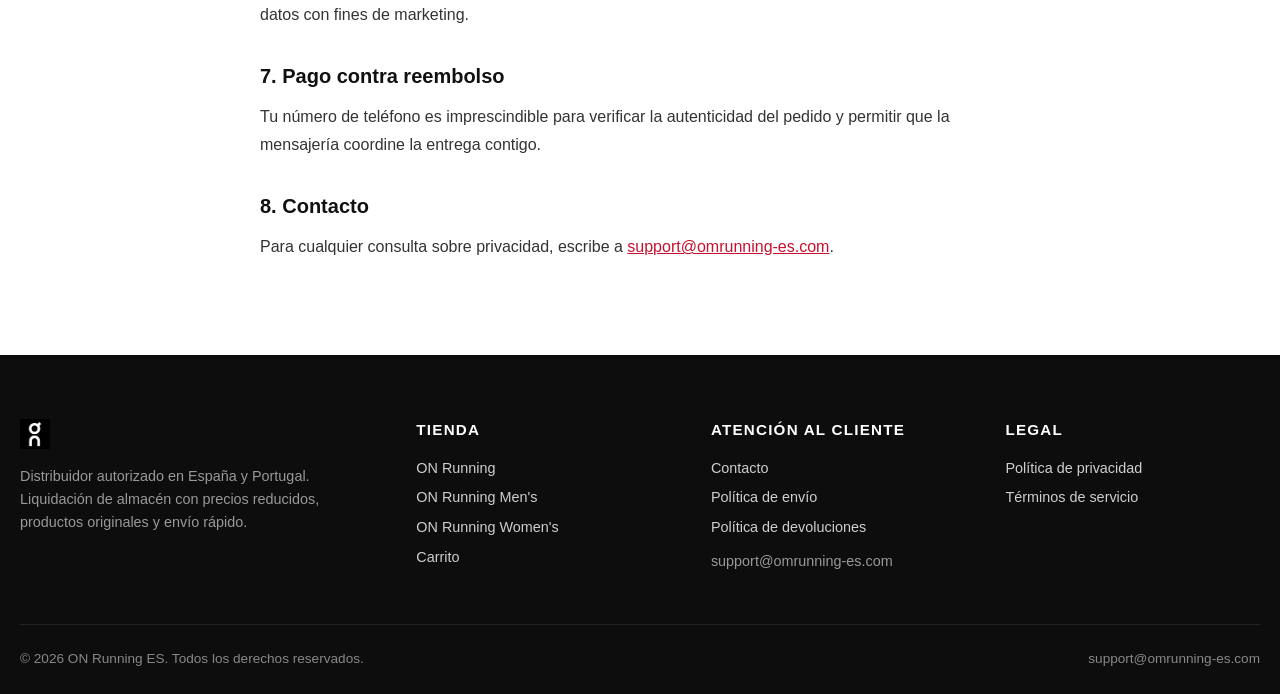
<file: pages/privacy.html>
<!doctype html>
<html lang="es">
  <head>
    <meta charset="utf-8" />
    <meta name="viewport" content="width=device-width, initial-scale=1" />
    <title>Política de privacidad — ON Running ES</title>
    <link rel="icon" href="../assets/images/logo.png" />
    <link rel="stylesheet" href="../assets/css/style.css" />
  </head>
  <body>
    <div class="topbar">⚡ LIQUIDACIÓN DE ALMACÉN · <strong>HASTA -80 %</strong> · ÚLTIMAS UNIDADES DISPONIBLES</div>

    <header class="site-header">
      <div class="container">
        <a class="logo" href="../index.html"><img src="../assets/images/logo.png" alt="ON Running ES" style="height:34px" /></a>
        <nav class="main-nav">
          <a href="../index.html">ON Running</a>
          <a href="../men.html">ON Running Men's</a>
          <a href="../women.html">ON Running Women's</a>
        </nav>
        <div class="header-actions">
          <a class="icon-btn" href="../cart.html" aria-label="Carrito">🛒<span class="cart-count" data-cart-count style="display:none">0</span></a>
          <button class="menu-toggle" aria-label="Menú">☰</button>
        </div>
      </div>
    </header>

    <main class="page-content">
      <nav class="breadcrumb"><a href="../index.html">ON Running</a> / <span>Política de privacidad</span></nav>
      <h1>Política de privacidad</h1>
      <p>Última actualización: 2026.</p>
      <p>En ON Running ES nos tomamos en serio la privacidad de nuestros clientes. Este documento explica qué información recopilamos, por qué la recopilamos y los derechos que tienes bajo el RGPD.</p>

      <h2>1. Datos que recopilamos</h2>
      <p>Al realizar un pedido, recopilamos los datos imprescindibles para procesarlo:</p>
      <ul>
        <li>Nombre y apellidos</li>
        <li>Correo electrónico</li>
        <li>Dirección de entrega</li>
        <li>Número de teléfono</li>
        <li>Historial de pedidos</li>
      </ul>
      <p><strong>Los datos de pago</strong> se procesan mediante sistemas certificados (Stripe, PayPal). Los números de tarjeta nunca se almacenan en nuestros servidores.</p>

      <h2>2. Uso de tus datos</h2>
      <p>Utilizamos tu información personal para:</p>
      <ul>
        <li>Procesar y enviar tus pedidos.</li>
        <li>Contactarte sobre el estado del envío, especialmente en el pago contra reembolso.</li>
        <li>Ofrecer atención al cliente y gestionar devoluciones o reembolsos.</li>
        <li>Cumplir con obligaciones legales y fiscales.</li>
        <li>Prevenir y detectar fraude.</li>
      </ul>

      <h2>3. Transferencias internacionales</h2>
      <p>Tus datos pueden ser procesados en centros logísticos internacionales y a través de socios logísticos. Cada transferencia se rige por cláusulas contractuales conformes al RGPD.</p>

      <h2>4. Seguridad</h2>
      <p>Utilizamos cifrado SSL, acceso restringido del personal y monitorización continua para proteger tus datos contra accesos no autorizados.</p>

      <h2>5. Tus derechos</h2>
      <p>Bajo el RGPD puedes acceder, rectificar, solicitar la eliminación o revocar el consentimiento de marketing en cualquier momento. Escríbenos a <a href="mailto:support@omrunning-es.com">support@omrunning-es.com</a>.</p>

      <h2>6. Compartir con terceros</h2>
      <p>Solo compartimos datos con los socios necesarios para cumplir con tu pedido: mensajerías y socios logísticos, operadores de pago, y autoridades reguladoras cuando lo exige la ley. Nunca vendemos tus datos con fines de marketing.</p>

      <h2>7. Pago contra reembolso</h2>
      <p>Tu número de teléfono es imprescindible para verificar la autenticidad del pedido y permitir que la mensajería coordine la entrega contigo.</p>

      <h2>8. Contacto</h2>
      <p>Para cualquier consulta sobre privacidad, escribe a <a href="mailto:support@omrunning-es.com">support@omrunning-es.com</a>.</p>
    </main>

    <footer class="site-footer">
      <div class="container">
        <div class="footer-grid">
          <div class="footer-brand">
            <a class="logo" href="../index.html"><img src="../assets/images/logo.png" alt="ON Running ES" style="height:30px;filter:invert(1)" /></a>
            <p>Distribuidor autorizado en España y Portugal. Liquidación de almacén con precios reducidos, productos originales y envío rápido.</p>
          </div>
          <div>
            <h4>Tienda</h4>
            <ul>
              <li><a href="../index.html">ON Running</a></li>
              <li><a href="../men.html">ON Running Men's</a></li>
              <li><a href="../women.html">ON Running Women's</a></li>
              <li><a href="../cart.html">Carrito</a></li>
            </ul>
          </div>
          <div>
            <h4>Atención al cliente</h4>
            <ul>
              <li><a href="contact.html">Contacto</a></li>
              <li><a href="shipping.html">Política de envío</a></li>
              <li><a href="refund.html">Política de devoluciones</a></li>
            </ul>
            <p style="margin-top:0.75rem;color:#999">support@omrunning-es.com</p>
          </div>
          <div>
            <h4>Legal</h4>
            <ul>
              <li><a href="privacy.html">Política de privacidad</a></li>
              <li><a href="terms.html">Términos de servicio</a></li>
            </ul>
          </div>
        </div>
        <div class="footer-bottom"><span>© 2026 ON Running ES. Todos los derechos reservados.</span><span>support@omrunning-es.com</span></div>
      </div>
    </footer>

    <script src="../assets/js/products.js"></script>
    <script src="../assets/js/cart.js"></script>
    <script src="../assets/js/main.js"></script>
  </body>
</html>
</file>
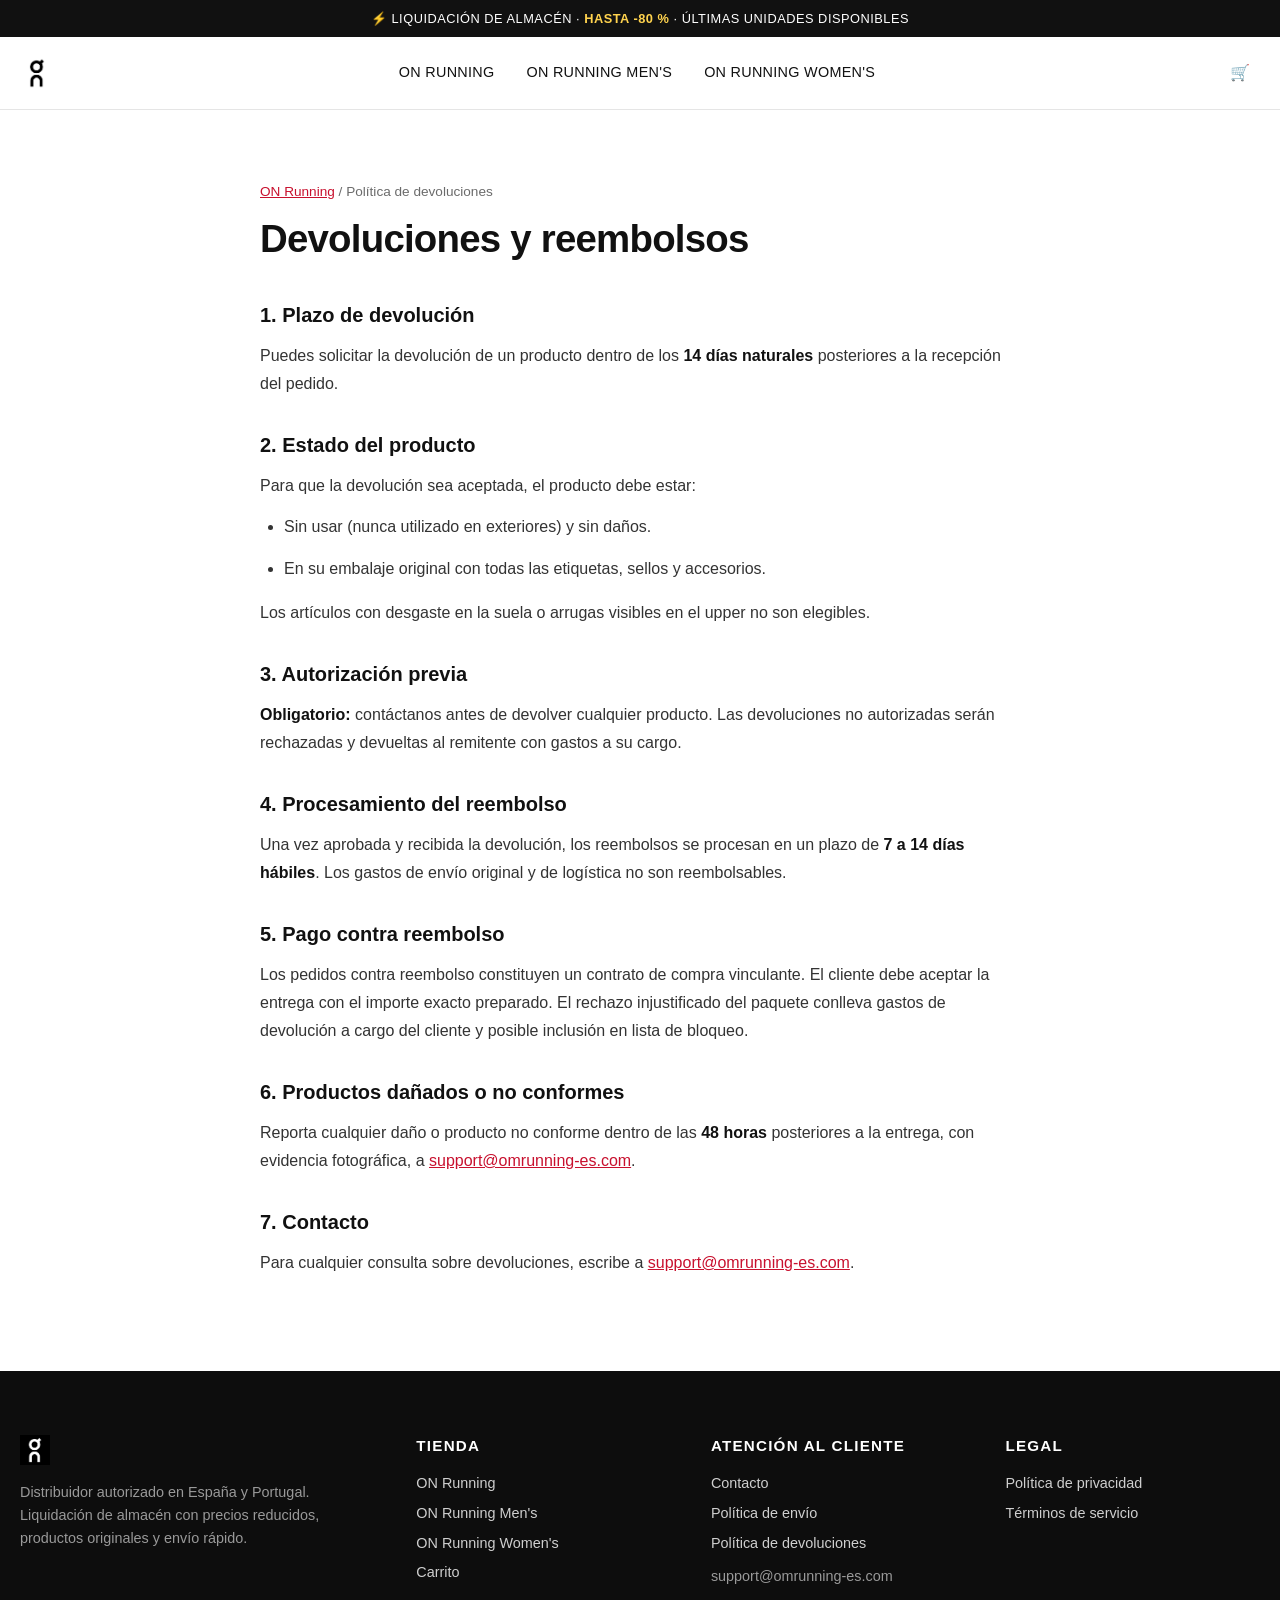
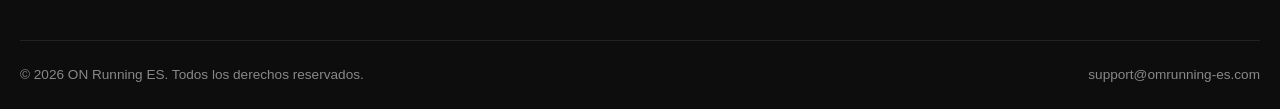
<file: pages/refund.html>
<!doctype html>
<html lang="es">
  <head>
    <meta charset="utf-8" />
    <meta name="viewport" content="width=device-width, initial-scale=1" />
    <title>Devoluciones y reembolsos — ON Running ES</title>
    <link rel="icon" href="../assets/images/logo.png" />
    <link rel="stylesheet" href="../assets/css/style.css" />
  </head>
  <body>
    <div class="topbar">⚡ LIQUIDACIÓN DE ALMACÉN · <strong>HASTA -80 %</strong> · ÚLTIMAS UNIDADES DISPONIBLES</div>

    <header class="site-header">
      <div class="container">
        <a class="logo" href="../index.html"><img src="../assets/images/logo.png" alt="ON Running ES" style="height:34px" /></a>
        <nav class="main-nav">
          <a href="../index.html">ON Running</a>
          <a href="../men.html">ON Running Men's</a>
          <a href="../women.html">ON Running Women's</a>
        </nav>
        <div class="header-actions">
          <a class="icon-btn" href="../cart.html" aria-label="Carrito">🛒<span class="cart-count" data-cart-count style="display:none">0</span></a>
          <button class="menu-toggle" aria-label="Menú">☰</button>
        </div>
      </div>
    </header>

    <main class="page-content">
      <nav class="breadcrumb"><a href="../index.html">ON Running</a> / <span>Política de devoluciones</span></nav>
      <h1>Devoluciones y reembolsos</h1>

      <h2>1. Plazo de devolución</h2>
      <p>Puedes solicitar la devolución de un producto dentro de los <strong>14 días naturales</strong> posteriores a la recepción del pedido.</p>

      <h2>2. Estado del producto</h2>
      <p>Para que la devolución sea aceptada, el producto debe estar:</p>
      <ul>
        <li>Sin usar (nunca utilizado en exteriores) y sin daños.</li>
        <li>En su embalaje original con todas las etiquetas, sellos y accesorios.</li>
      </ul>
      <p>Los artículos con desgaste en la suela o arrugas visibles en el upper no son elegibles.</p>

      <h2>3. Autorización previa</h2>
      <p><strong>Obligatorio:</strong> contáctanos antes de devolver cualquier producto. Las devoluciones no autorizadas serán rechazadas y devueltas al remitente con gastos a su cargo.</p>

      <h2>4. Procesamiento del reembolso</h2>
      <p>Una vez aprobada y recibida la devolución, los reembolsos se procesan en un plazo de <strong>7 a 14 días hábiles</strong>. Los gastos de envío original y de logística no son reembolsables.</p>

      <h2>5. Pago contra reembolso</h2>
      <p>Los pedidos contra reembolso constituyen un contrato de compra vinculante. El cliente debe aceptar la entrega con el importe exacto preparado. El rechazo injustificado del paquete conlleva gastos de devolución a cargo del cliente y posible inclusión en lista de bloqueo.</p>

      <h2>6. Productos dañados o no conformes</h2>
      <p>Reporta cualquier daño o producto no conforme dentro de las <strong>48 horas</strong> posteriores a la entrega, con evidencia fotográfica, a <a href="mailto:support@omrunning-es.com">support@omrunning-es.com</a>.</p>

      <h2>7. Contacto</h2>
      <p>Para cualquier consulta sobre devoluciones, escribe a <a href="mailto:support@omrunning-es.com">support@omrunning-es.com</a>.</p>
    </main>

    <footer class="site-footer">
      <div class="container">
        <div class="footer-grid">
          <div class="footer-brand">
            <a class="logo" href="../index.html"><img src="../assets/images/logo.png" alt="ON Running ES" style="height:30px;filter:invert(1)" /></a>
            <p>Distribuidor autorizado en España y Portugal. Liquidación de almacén con precios reducidos, productos originales y envío rápido.</p>
          </div>
          <div>
            <h4>Tienda</h4>
            <ul>
              <li><a href="../index.html">ON Running</a></li>
              <li><a href="../men.html">ON Running Men's</a></li>
              <li><a href="../women.html">ON Running Women's</a></li>
              <li><a href="../cart.html">Carrito</a></li>
            </ul>
          </div>
          <div>
            <h4>Atención al cliente</h4>
            <ul>
              <li><a href="contact.html">Contacto</a></li>
              <li><a href="shipping.html">Política de envío</a></li>
              <li><a href="refund.html">Política de devoluciones</a></li>
            </ul>
            <p style="margin-top:0.75rem;color:#999">support@omrunning-es.com</p>
          </div>
          <div>
            <h4>Legal</h4>
            <ul>
              <li><a href="privacy.html">Política de privacidad</a></li>
              <li><a href="terms.html">Términos de servicio</a></li>
            </ul>
          </div>
        </div>
        <div class="footer-bottom"><span>© 2026 ON Running ES. Todos los derechos reservados.</span><span>support@omrunning-es.com</span></div>
      </div>
    </footer>

    <script src="../assets/js/products.js"></script>
    <script src="../assets/js/cart.js"></script>
    <script src="../assets/js/main.js"></script>
  </body>
</html>
</file>
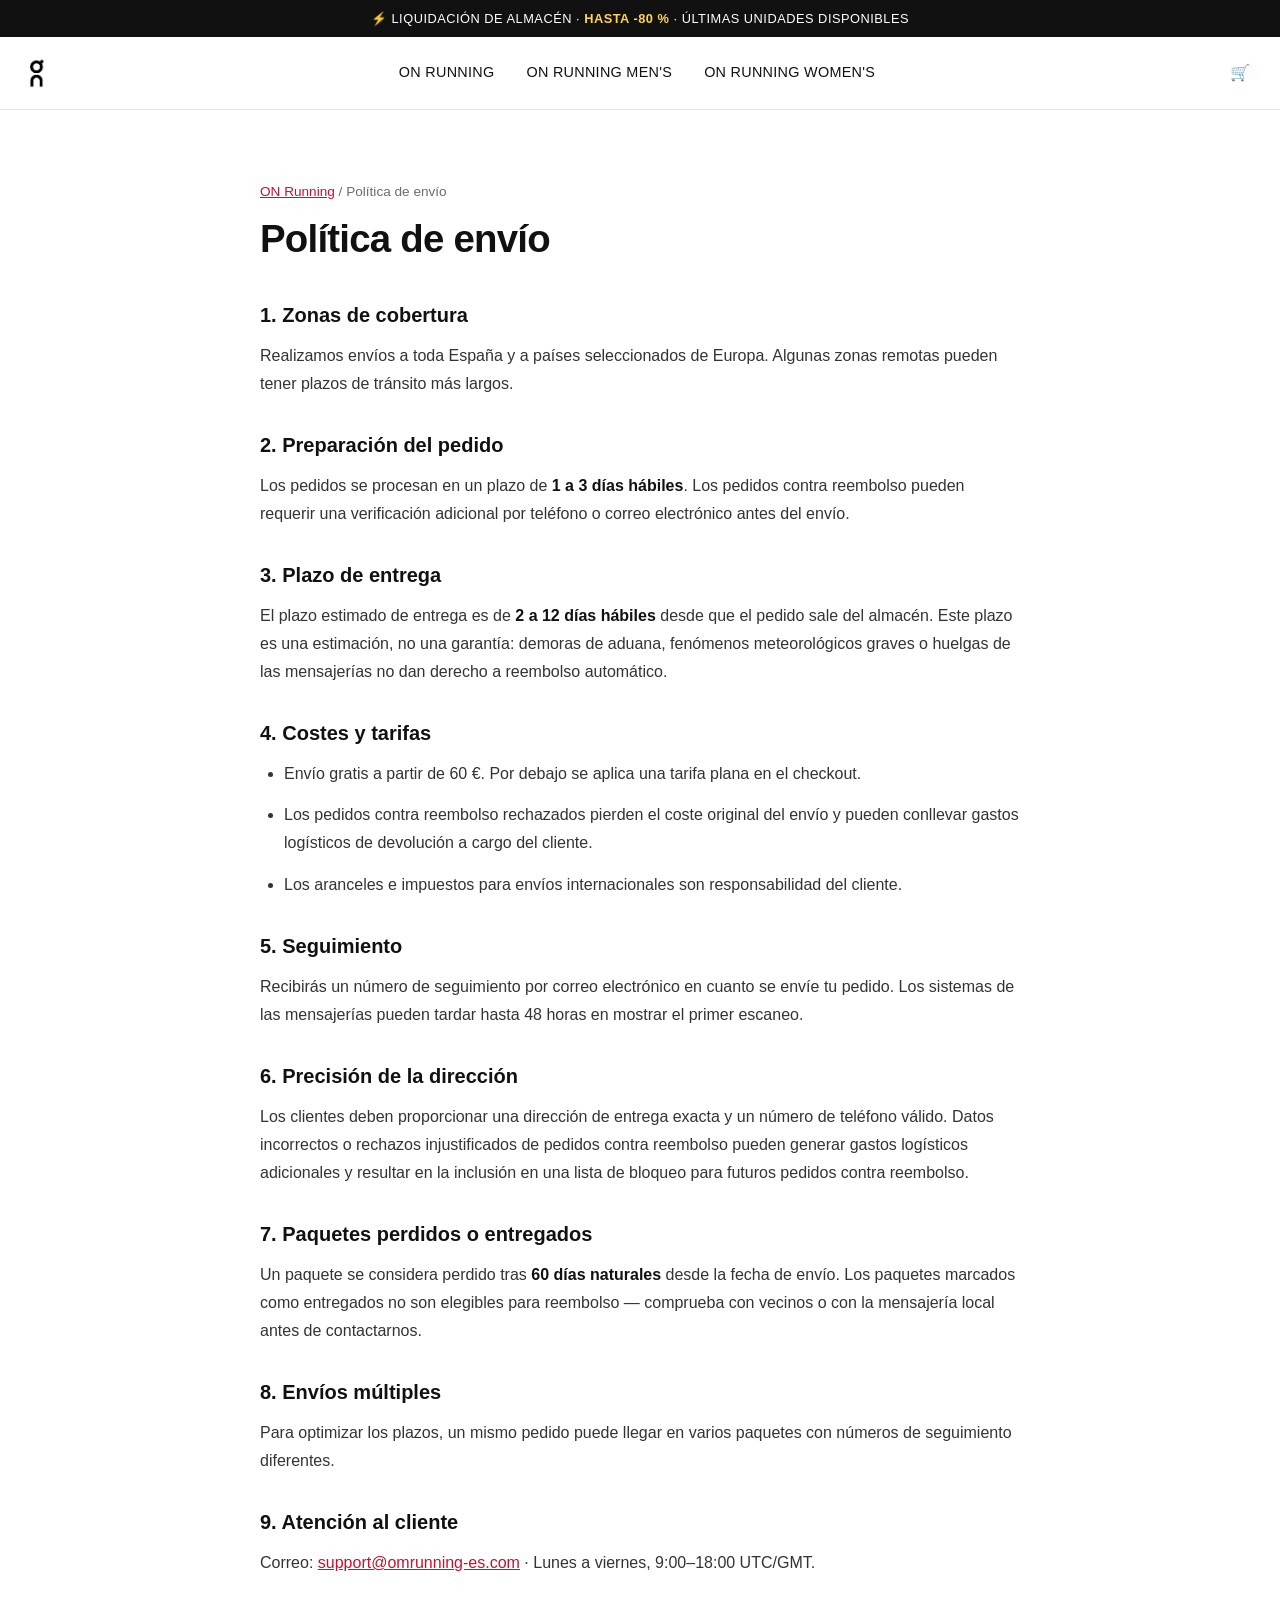
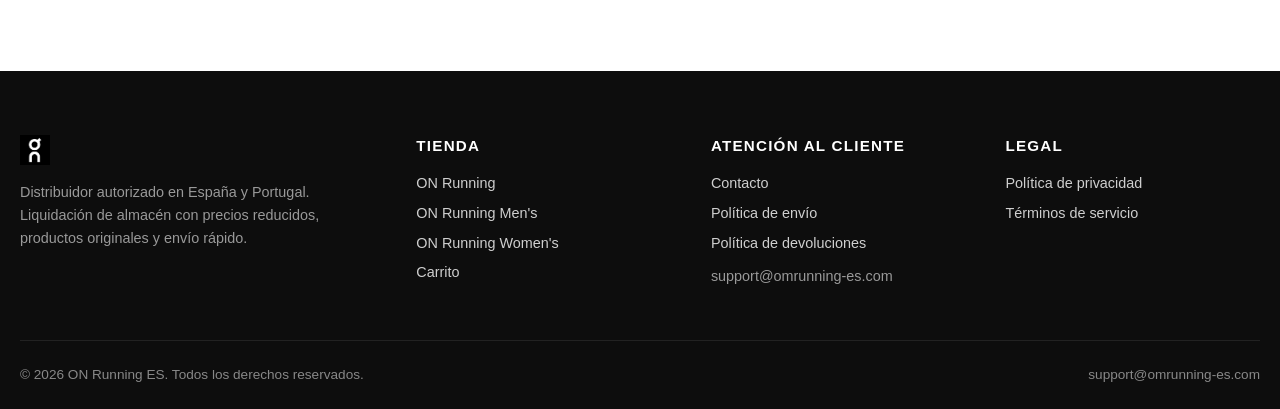
<file: pages/shipping.html>
<!doctype html>
<html lang="es">
  <head>
    <meta charset="utf-8" />
    <meta name="viewport" content="width=device-width, initial-scale=1" />
    <title>Política de envío — ON Running ES</title>
    <link rel="icon" href="../assets/images/logo.png" />
    <link rel="stylesheet" href="../assets/css/style.css" />
  </head>
  <body>
    <div class="topbar">⚡ LIQUIDACIÓN DE ALMACÉN · <strong>HASTA -80 %</strong> · ÚLTIMAS UNIDADES DISPONIBLES</div>

    <header class="site-header">
      <div class="container">
        <a class="logo" href="../index.html"><img src="../assets/images/logo.png" alt="ON Running ES" style="height:34px" /></a>
        <nav class="main-nav">
          <a href="../index.html">ON Running</a>
          <a href="../men.html">ON Running Men's</a>
          <a href="../women.html">ON Running Women's</a>
        </nav>
        <div class="header-actions">
          <a class="icon-btn" href="../cart.html" aria-label="Carrito">🛒<span class="cart-count" data-cart-count style="display:none">0</span></a>
          <button class="menu-toggle" aria-label="Menú">☰</button>
        </div>
      </div>
    </header>

    <main class="page-content">
      <nav class="breadcrumb"><a href="../index.html">ON Running</a> / <span>Política de envío</span></nav>
      <h1>Política de envío</h1>

      <h2>1. Zonas de cobertura</h2>
      <p>Realizamos envíos a toda España y a países seleccionados de Europa. Algunas zonas remotas pueden tener plazos de tránsito más largos.</p>

      <h2>2. Preparación del pedido</h2>
      <p>Los pedidos se procesan en un plazo de <strong>1 a 3 días hábiles</strong>. Los pedidos contra reembolso pueden requerir una verificación adicional por teléfono o correo electrónico antes del envío.</p>

      <h2>3. Plazo de entrega</h2>
      <p>El plazo estimado de entrega es de <strong>2 a 12 días hábiles</strong> desde que el pedido sale del almacén. Este plazo es una estimación, no una garantía: demoras de aduana, fenómenos meteorológicos graves o huelgas de las mensajerías no dan derecho a reembolso automático.</p>

      <h2>4. Costes y tarifas</h2>
      <ul>
        <li>Envío gratis a partir de 60 €. Por debajo se aplica una tarifa plana en el checkout.</li>
        <li>Los pedidos contra reembolso rechazados pierden el coste original del envío y pueden conllevar gastos logísticos de devolución a cargo del cliente.</li>
        <li>Los aranceles e impuestos para envíos internacionales son responsabilidad del cliente.</li>
      </ul>

      <h2>5. Seguimiento</h2>
      <p>Recibirás un número de seguimiento por correo electrónico en cuanto se envíe tu pedido. Los sistemas de las mensajerías pueden tardar hasta 48 horas en mostrar el primer escaneo.</p>

      <h2>6. Precisión de la dirección</h2>
      <p>Los clientes deben proporcionar una dirección de entrega exacta y un número de teléfono válido. Datos incorrectos o rechazos injustificados de pedidos contra reembolso pueden generar gastos logísticos adicionales y resultar en la inclusión en una lista de bloqueo para futuros pedidos contra reembolso.</p>

      <h2>7. Paquetes perdidos o entregados</h2>
      <p>Un paquete se considera perdido tras <strong>60 días naturales</strong> desde la fecha de envío. Los paquetes marcados como entregados no son elegibles para reembolso — comprueba con vecinos o con la mensajería local antes de contactarnos.</p>

      <h2>8. Envíos múltiples</h2>
      <p>Para optimizar los plazos, un mismo pedido puede llegar en varios paquetes con números de seguimiento diferentes.</p>

      <h2>9. Atención al cliente</h2>
      <p>Correo: <a href="mailto:support@omrunning-es.com">support@omrunning-es.com</a> · Lunes a viernes, 9:00–18:00 UTC/GMT.</p>
    </main>

    <footer class="site-footer">
      <div class="container">
        <div class="footer-grid">
          <div class="footer-brand">
            <a class="logo" href="../index.html"><img src="../assets/images/logo.png" alt="ON Running ES" style="height:30px;filter:invert(1)" /></a>
            <p>Distribuidor autorizado en España y Portugal. Liquidación de almacén con precios reducidos, productos originales y envío rápido.</p>
          </div>
          <div>
            <h4>Tienda</h4>
            <ul>
              <li><a href="../index.html">ON Running</a></li>
              <li><a href="../men.html">ON Running Men's</a></li>
              <li><a href="../women.html">ON Running Women's</a></li>
              <li><a href="../cart.html">Carrito</a></li>
            </ul>
          </div>
          <div>
            <h4>Atención al cliente</h4>
            <ul>
              <li><a href="contact.html">Contacto</a></li>
              <li><a href="shipping.html">Política de envío</a></li>
              <li><a href="refund.html">Política de devoluciones</a></li>
            </ul>
            <p style="margin-top:0.75rem;color:#999">support@omrunning-es.com</p>
          </div>
          <div>
            <h4>Legal</h4>
            <ul>
              <li><a href="privacy.html">Política de privacidad</a></li>
              <li><a href="terms.html">Términos de servicio</a></li>
            </ul>
          </div>
        </div>
        <div class="footer-bottom"><span>© 2026 ON Running ES. Todos los derechos reservados.</span><span>support@omrunning-es.com</span></div>
      </div>
    </footer>

    <script src="../assets/js/products.js"></script>
    <script src="../assets/js/cart.js"></script>
    <script src="../assets/js/main.js"></script>
  </body>
</html>
</file>
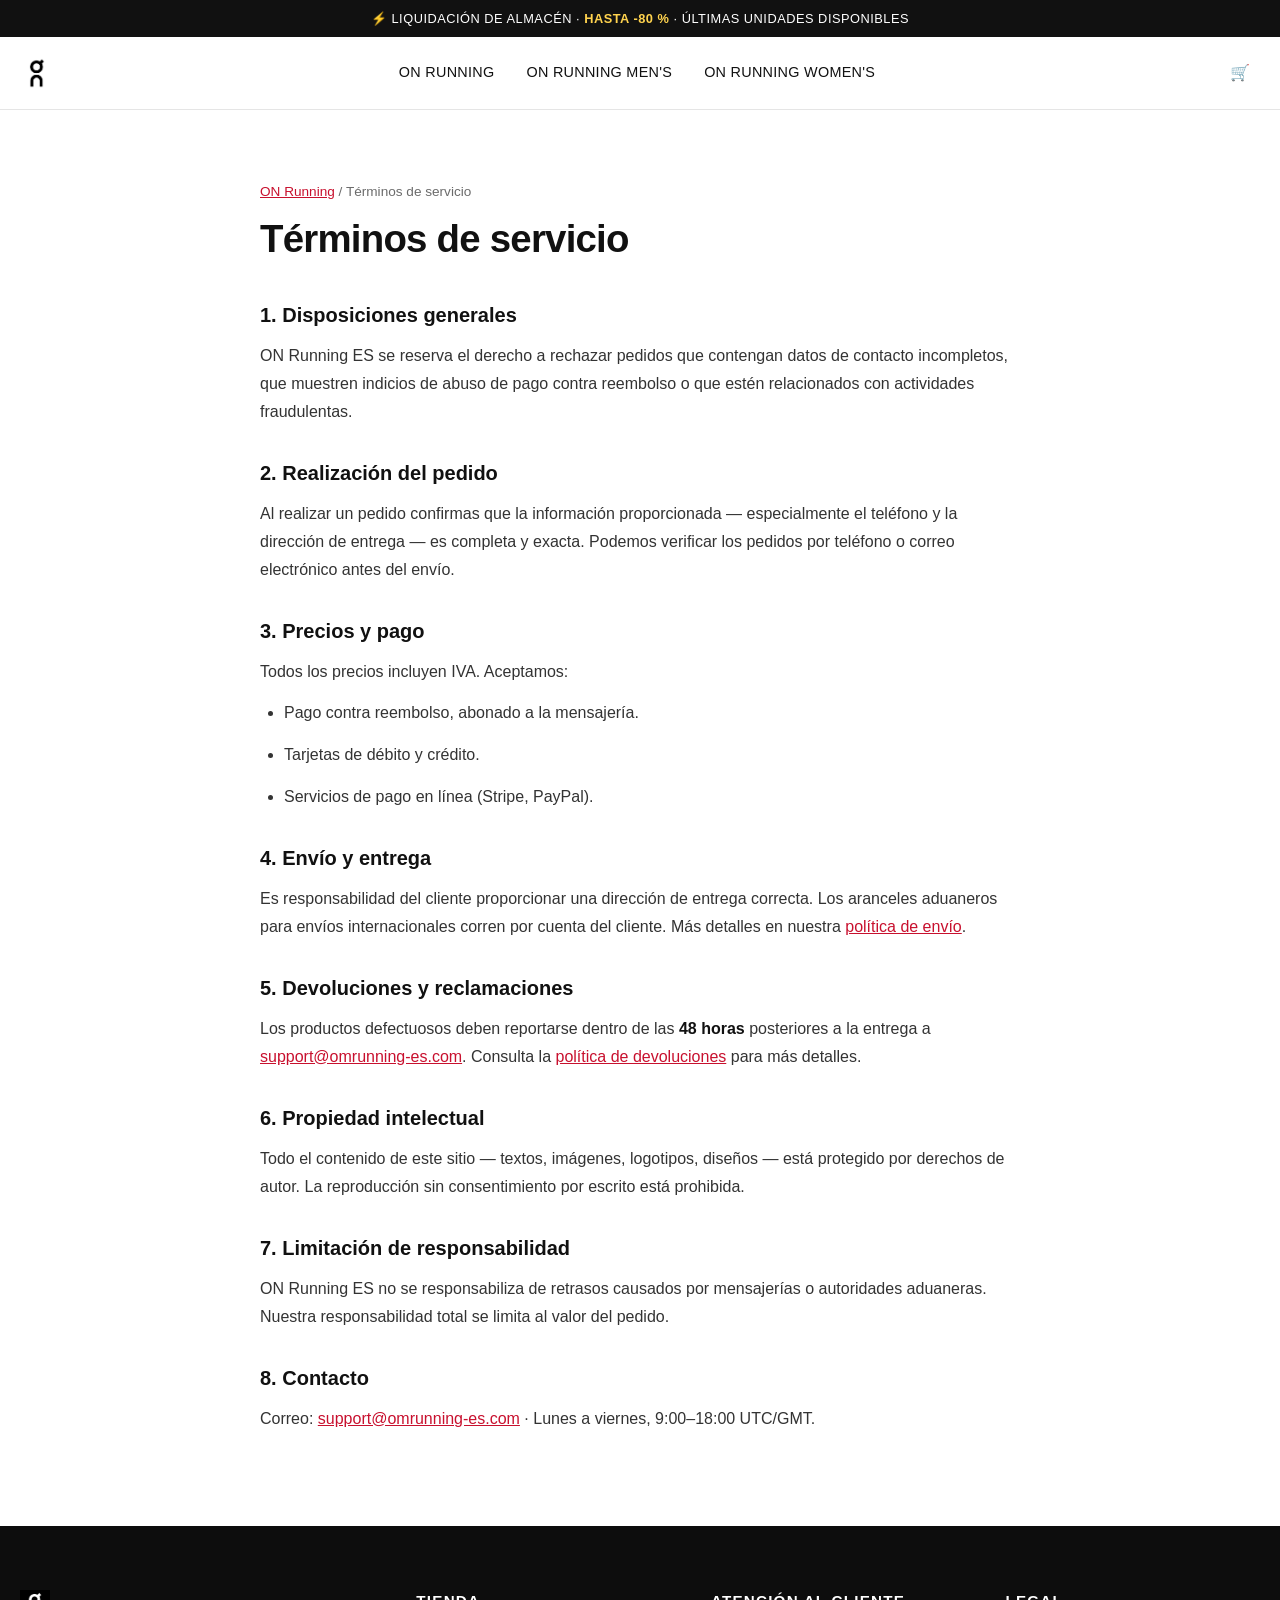
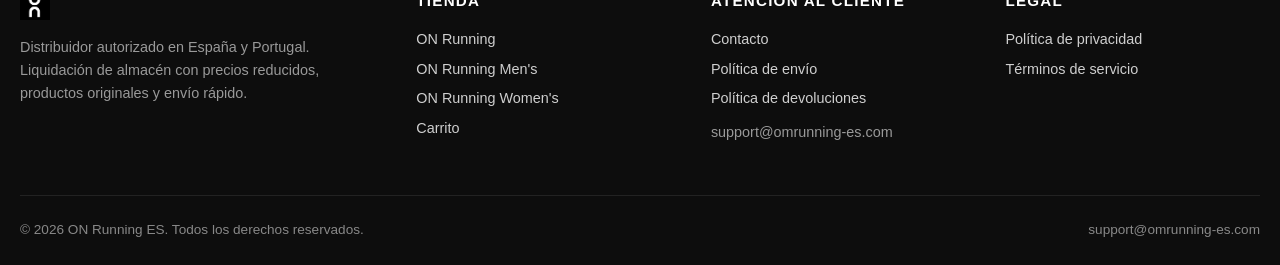
<file: pages/terms.html>
<!doctype html>
<html lang="es">
  <head>
    <meta charset="utf-8" />
    <meta name="viewport" content="width=device-width, initial-scale=1" />
    <title>Términos de servicio — ON Running ES</title>
    <link rel="icon" href="../assets/images/logo.png" />
    <link rel="stylesheet" href="../assets/css/style.css" />
  </head>
  <body>
    <div class="topbar">⚡ LIQUIDACIÓN DE ALMACÉN · <strong>HASTA -80 %</strong> · ÚLTIMAS UNIDADES DISPONIBLES</div>

    <header class="site-header">
      <div class="container">
        <a class="logo" href="../index.html"><img src="../assets/images/logo.png" alt="ON Running ES" style="height:34px" /></a>
        <nav class="main-nav">
          <a href="../index.html">ON Running</a>
          <a href="../men.html">ON Running Men's</a>
          <a href="../women.html">ON Running Women's</a>
        </nav>
        <div class="header-actions">
          <a class="icon-btn" href="../cart.html" aria-label="Carrito">🛒<span class="cart-count" data-cart-count style="display:none">0</span></a>
          <button class="menu-toggle" aria-label="Menú">☰</button>
        </div>
      </div>
    </header>

    <main class="page-content">
      <nav class="breadcrumb"><a href="../index.html">ON Running</a> / <span>Términos de servicio</span></nav>
      <h1>Términos de servicio</h1>

      <h2>1. Disposiciones generales</h2>
      <p>ON Running ES se reserva el derecho a rechazar pedidos que contengan datos de contacto incompletos, que muestren indicios de abuso de pago contra reembolso o que estén relacionados con actividades fraudulentas.</p>

      <h2>2. Realización del pedido</h2>
      <p>Al realizar un pedido confirmas que la información proporcionada — especialmente el teléfono y la dirección de entrega — es completa y exacta. Podemos verificar los pedidos por teléfono o correo electrónico antes del envío.</p>

      <h2>3. Precios y pago</h2>
      <p>Todos los precios incluyen IVA. Aceptamos:</p>
      <ul>
        <li>Pago contra reembolso, abonado a la mensajería.</li>
        <li>Tarjetas de débito y crédito.</li>
        <li>Servicios de pago en línea (Stripe, PayPal).</li>
      </ul>

      <h2>4. Envío y entrega</h2>
      <p>Es responsabilidad del cliente proporcionar una dirección de entrega correcta. Los aranceles aduaneros para envíos internacionales corren por cuenta del cliente. Más detalles en nuestra <a href="shipping.html">política de envío</a>.</p>

      <h2>5. Devoluciones y reclamaciones</h2>
      <p>Los productos defectuosos deben reportarse dentro de las <strong>48 horas</strong> posteriores a la entrega a <a href="mailto:support@omrunning-es.com">support@omrunning-es.com</a>. Consulta la <a href="refund.html">política de devoluciones</a> para más detalles.</p>

      <h2>6. Propiedad intelectual</h2>
      <p>Todo el contenido de este sitio — textos, imágenes, logotipos, diseños — está protegido por derechos de autor. La reproducción sin consentimiento por escrito está prohibida.</p>

      <h2>7. Limitación de responsabilidad</h2>
      <p>ON Running ES no se responsabiliza de retrasos causados por mensajerías o autoridades aduaneras. Nuestra responsabilidad total se limita al valor del pedido.</p>

      <h2>8. Contacto</h2>
      <p>Correo: <a href="mailto:support@omrunning-es.com">support@omrunning-es.com</a> · Lunes a viernes, 9:00–18:00 UTC/GMT.</p>
    </main>

    <footer class="site-footer">
      <div class="container">
        <div class="footer-grid">
          <div class="footer-brand">
            <a class="logo" href="../index.html"><img src="../assets/images/logo.png" alt="ON Running ES" style="height:30px;filter:invert(1)" /></a>
            <p>Distribuidor autorizado en España y Portugal. Liquidación de almacén con precios reducidos, productos originales y envío rápido.</p>
          </div>
          <div>
            <h4>Tienda</h4>
            <ul>
              <li><a href="../index.html">ON Running</a></li>
              <li><a href="../men.html">ON Running Men's</a></li>
              <li><a href="../women.html">ON Running Women's</a></li>
              <li><a href="../cart.html">Carrito</a></li>
            </ul>
          </div>
          <div>
            <h4>Atención al cliente</h4>
            <ul>
              <li><a href="contact.html">Contacto</a></li>
              <li><a href="shipping.html">Política de envío</a></li>
              <li><a href="refund.html">Política de devoluciones</a></li>
            </ul>
            <p style="margin-top:0.75rem;color:#999">support@omrunning-es.com</p>
          </div>
          <div>
            <h4>Legal</h4>
            <ul>
              <li><a href="privacy.html">Política de privacidad</a></li>
              <li><a href="terms.html">Términos de servicio</a></li>
            </ul>
          </div>
        </div>
        <div class="footer-bottom"><span>© 2026 ON Running ES. Todos los derechos reservados.</span><span>support@omrunning-es.com</span></div>
      </div>
    </footer>

    <script src="../assets/js/products.js"></script>
    <script src="../assets/js/cart.js"></script>
    <script src="../assets/js/main.js"></script>
  </body>
</html>
</file>
<file: assets/css/style.css>
/* =================================================================
   OM Running ES - Estructura Propia
   Reset & Variables
================================================================= */
*,
*::before,
*::after {
  box-sizing: border-box;
  margin: 0;
  padding: 0;
}

:root {
  --color-bg: #ffffff;
  --color-bg-alt: #f6f6f4;
  --color-text: #111111;
  --color-muted: #6b6b6b;
  --color-border: #e5e5e5;
  --color-accent: #111111;
  --color-sale: #c8102e;
  --color-success: #1f7a3a;
  --color-button: #111111;
  --color-button-text: #ffffff;

  --font-base: "Inter", "Helvetica Neue", Arial, sans-serif;
  --font-display: "Inter", "Helvetica Neue", Arial, sans-serif;

  --container-width: 1280px;
  --radius: 6px;
  --radius-lg: 12px;
  --shadow-sm: 0 1px 2px rgba(0, 0, 0, 0.05);
  --shadow-md: 0 4px 12px rgba(0, 0, 0, 0.08);

  --header-height: 72px;
  --topbar-height: 36px;
}

html {
  scroll-behavior: smooth;
  -webkit-text-size-adjust: 100%;
}

body {
  font-family: var(--font-base);
  color: var(--color-text);
  background: var(--color-bg);
  line-height: 1.5;
  -webkit-font-smoothing: antialiased;
}

img {
  max-width: 100%;
  height: auto;
  display: block;
}

a {
  color: inherit;
  text-decoration: none;
}

button {
  font-family: inherit;
  cursor: pointer;
  border: 0;
  background: none;
}

input,
select,
textarea {
  font-family: inherit;
  font-size: 1rem;
}

ul {
  list-style: none;
}

/* =================================================================
   Layout
================================================================= */
.container {
  width: 100%;
  max-width: var(--container-width);
  padding: 0 1.25rem;
  margin: 0 auto;
}

.section {
  padding: 4rem 0;
}

.section-sm {
  padding: 2rem 0;
}

.section-title {
  font-size: clamp(1.5rem, 3vw, 2.25rem);
  font-weight: 700;
  letter-spacing: -0.02em;
  margin-bottom: 0.5rem;
}

.section-subtitle {
  color: var(--color-muted);
  font-size: 1rem;
  margin-bottom: 2rem;
}

/* =================================================================
   Top bar
================================================================= */
.topbar {
  background: var(--color-text);
  color: #fff;
  font-size: 0.8rem;
  letter-spacing: 0.04em;
  text-align: center;
  padding: 0.55rem 1rem;
  text-transform: uppercase;
}

.topbar strong {
  color: #ffd34e;
}

/* =================================================================
   Header
================================================================= */
.site-header {
  position: sticky;
  top: 0;
  z-index: 50;
  background: rgba(255, 255, 255, 0.96);
  backdrop-filter: blur(10px);
  border-bottom: 1px solid var(--color-border);
}

.site-header .container {
  display: flex;
  align-items: center;
  justify-content: space-between;
  height: var(--header-height);
  gap: 1.5rem;
}

.logo {
  font-size: 1.5rem;
  font-weight: 800;
  letter-spacing: -0.04em;
  display: flex;
  align-items: center;
  gap: 0.4rem;
}

.logo-mark {
  display: inline-block;
  width: 26px;
  height: 26px;
  background: var(--color-text);
  color: #fff;
  border-radius: 50%;
  text-align: center;
  font-size: 0.85rem;
  line-height: 26px;
  font-weight: 700;
}

.main-nav {
  display: flex;
  gap: 2rem;
}

.main-nav a {
  font-size: 0.9rem;
  font-weight: 500;
  letter-spacing: 0.02em;
  text-transform: uppercase;
  padding: 0.5rem 0;
  position: relative;
  transition: opacity 0.15s;
}

.main-nav a:hover,
.main-nav a.is-active {
  opacity: 1;
}

.main-nav a.is-active::after {
  content: "";
  position: absolute;
  inset: auto 0 0 0;
  height: 2px;
  background: var(--color-text);
}

.header-actions {
  display: flex;
  align-items: center;
  gap: 1rem;
}

.icon-btn {
  display: inline-flex;
  align-items: center;
  justify-content: center;
  width: 40px;
  height: 40px;
  border-radius: 50%;
  transition: background 0.15s;
  position: relative;
}

.icon-btn:hover {
  background: var(--color-bg-alt);
}

.cart-count {
  position: absolute;
  top: 4px;
  right: 4px;
  background: var(--color-sale);
  color: #fff;
  font-size: 0.65rem;
  font-weight: 700;
  border-radius: 999px;
  min-width: 16px;
  height: 16px;
  display: inline-flex;
  align-items: center;
  justify-content: center;
  padding: 0 4px;
}

.menu-toggle {
  display: none;
  width: 40px;
  height: 40px;
  border-radius: 50%;
  align-items: center;
  justify-content: center;
}

@media (max-width: 860px) {
  .main-nav {
    display: none;
    position: absolute;
    inset: var(--header-height) 0 auto 0;
    background: #fff;
    flex-direction: column;
    padding: 1rem 1.25rem 2rem;
    border-bottom: 1px solid var(--color-border);
    gap: 0;
  }
  .main-nav.is-open {
    display: flex;
  }
  .main-nav a {
    padding: 1rem 0;
    border-bottom: 1px solid var(--color-border);
  }
  .menu-toggle {
    display: inline-flex;
  }
}

/* =================================================================
   Hero
================================================================= */
.hero {
  position: relative;
  background: var(--color-bg-alt);
  overflow: hidden;
}

.hero-inner {
  display: grid;
  grid-template-columns: 1.1fr 1fr;
  align-items: center;
  gap: 3rem;
  padding: 5rem 0;
}

.hero-eyebrow {
  display: inline-block;
  background: #111;
  color: #fff;
  font-size: 0.7rem;
  letter-spacing: 0.18em;
  text-transform: uppercase;
  padding: 0.4rem 0.8rem;
  border-radius: 999px;
  margin-bottom: 1.25rem;
}

.hero-title {
  font-size: clamp(2.25rem, 5vw, 4rem);
  font-weight: 800;
  letter-spacing: -0.03em;
  line-height: 1.05;
  margin-bottom: 1.25rem;
}

.hero-title span {
  display: block;
  color: var(--color-sale);
}

.hero-text {
  font-size: 1.05rem;
  color: var(--color-muted);
  max-width: 32rem;
  margin-bottom: 2rem;
}

.hero-actions {
  display: flex;
  flex-wrap: wrap;
  gap: 0.75rem;
}

.hero-media {
  position: relative;
}

.hero-media .image-frame {
  background: #fff;
  border-radius: var(--radius-lg);
  padding: 2rem;
  box-shadow: var(--shadow-md);
  aspect-ratio: 1/1;
  display: flex;
  align-items: center;
  justify-content: center;
}

.hero-media .image-frame img {
  max-height: 100%;
  object-fit: contain;
}

@media (max-width: 860px) {
  .hero-inner {
    grid-template-columns: 1fr;
    padding: 3rem 0;
  }
}

/* =================================================================
   Buttons
================================================================= */
.btn {
  display: inline-flex;
  align-items: center;
  justify-content: center;
  gap: 0.5rem;
  padding: 0.85rem 1.5rem;
  border-radius: 999px;
  font-size: 0.92rem;
  font-weight: 600;
  letter-spacing: 0.02em;
  text-transform: uppercase;
  background: var(--color-button);
  color: var(--color-button-text);
  transition: transform 0.1s, background 0.15s, opacity 0.15s;
  white-space: nowrap;
}

.btn:hover {
  transform: translateY(-1px);
  background: #000;
}

.btn-outline {
  background: transparent;
  border: 1.5px solid var(--color-text);
  color: var(--color-text);
}

.btn-outline:hover {
  background: var(--color-text);
  color: #fff;
}

.btn-block {
  width: 100%;
}

.btn-sm {
  padding: 0.55rem 1rem;
  font-size: 0.8rem;
}

/* =================================================================
   Activity strip
================================================================= */
.activity-strip {
  border-top: 1px solid var(--color-border);
  border-bottom: 1px solid var(--color-border);
  padding: 1rem 0;
}

.activity-list {
  display: flex;
  flex-wrap: wrap;
  justify-content: center;
  gap: 0.5rem;
}

.activity-list li a {
  display: inline-block;
  padding: 0.45rem 1rem;
  border-radius: 999px;
  background: var(--color-bg-alt);
  font-size: 0.85rem;
  font-weight: 500;
  transition: background 0.15s;
}

.activity-list li a:hover {
  background: #ececea;
}

/* =================================================================
   Product Grid
================================================================= */
.product-grid {
  display: grid;
  grid-template-columns: repeat(auto-fill, minmax(240px, 1fr));
  gap: 1.75rem 1.25rem;
}

.product-card {
  display: block;
  position: relative;
}

.product-card .media {
  background: var(--color-bg-alt);
  border-radius: var(--radius-lg);
  aspect-ratio: 1/1;
  overflow: hidden;
  display: flex;
  align-items: center;
  justify-content: center;
  margin-bottom: 0.85rem;
  position: relative;
  transition: transform 0.25s;
}

.product-card:hover .media {
  transform: translateY(-2px);
}

.product-card .media img {
  width: 88%;
  height: 88%;
  object-fit: contain;
  transition: transform 0.25s ease;
}

.product-card:hover .media img {
  transform: scale(1.04);
}

.product-card .badge {
  position: absolute;
  top: 0.75rem;
  left: 0.75rem;
  background: var(--color-sale);
  color: #fff;
  font-size: 0.7rem;
  font-weight: 700;
  padding: 0.25rem 0.55rem;
  border-radius: 4px;
  letter-spacing: 0.05em;
  text-transform: uppercase;
}

.product-card h3 {
  font-size: 0.95rem;
  font-weight: 600;
  margin-bottom: 0.35rem;
  line-height: 1.3;
}

.product-card .price {
  display: flex;
  gap: 0.5rem;
  align-items: baseline;
  font-size: 0.95rem;
}

.product-card .price-current {
  font-weight: 700;
  color: var(--color-sale);
}

.product-card .price-original {
  text-decoration: line-through;
  color: var(--color-muted);
  font-size: 0.85rem;
}

.product-card .discount {
  margin-left: auto;
  font-size: 0.8rem;
  color: var(--color-success);
  font-weight: 600;
}

/* =================================================================
   Marketing banners
================================================================= */
.banner-split {
  display: grid;
  grid-template-columns: 1fr 1fr;
  gap: 1rem;
}

.banner-card {
  background: var(--color-bg-alt);
  border-radius: var(--radius-lg);
  overflow: hidden;
  padding: 2.5rem;
  display: flex;
  flex-direction: column;
  justify-content: flex-end;
  min-height: 320px;
  position: relative;
}

.banner-card h3 {
  font-size: 1.75rem;
  font-weight: 700;
  letter-spacing: -0.02em;
  margin-bottom: 0.5rem;
}

.banner-card p {
  color: var(--color-muted);
  margin-bottom: 1.25rem;
  max-width: 26rem;
}

@media (max-width: 720px) {
  .banner-split {
    grid-template-columns: 1fr;
  }
}

/* =================================================================
   Feature highlights
================================================================= */
.features {
  display: grid;
  grid-template-columns: repeat(auto-fit, minmax(220px, 1fr));
  gap: 1.5rem;
  padding: 2.5rem 0;
  border-top: 1px solid var(--color-border);
  border-bottom: 1px solid var(--color-border);
}

.feature {
  text-align: center;
}

.feature .icon {
  font-size: 1.75rem;
  margin-bottom: 0.5rem;
}

.feature h4 {
  font-size: 0.95rem;
  font-weight: 700;
  margin-bottom: 0.25rem;
}

.feature p {
  font-size: 0.85rem;
  color: var(--color-muted);
}

/* =================================================================
   Product detail
================================================================= */
.product-detail {
  display: grid;
  grid-template-columns: 1.1fr 1fr;
  gap: 3rem;
  padding: 3rem 0;
}

.product-gallery {
  background: var(--color-bg-alt);
  border-radius: var(--radius-lg);
  padding: 2.5rem;
  aspect-ratio: 1/1;
  display: flex;
  align-items: center;
  justify-content: center;
}

.product-gallery img {
  max-height: 100%;
  object-fit: contain;
}

.product-info h1 {
  font-size: clamp(1.5rem, 3vw, 2.5rem);
  font-weight: 800;
  letter-spacing: -0.02em;
  margin-bottom: 0.75rem;
}

.product-info .price-block {
  display: flex;
  gap: 0.75rem;
  align-items: baseline;
  margin-bottom: 1.5rem;
}

.product-info .price-current {
  font-size: 1.75rem;
  font-weight: 800;
  color: var(--color-sale);
}

.product-info .price-original {
  font-size: 1.1rem;
  color: var(--color-muted);
  text-decoration: line-through;
}

.product-info .discount-tag {
  background: var(--color-success);
  color: #fff;
  font-size: 0.8rem;
  font-weight: 700;
  padding: 0.25rem 0.6rem;
  border-radius: 4px;
}

.product-info .description {
  color: var(--color-muted);
  margin-bottom: 1.5rem;
  line-height: 1.7;
}

.size-grid {
  display: grid;
  grid-template-columns: repeat(auto-fill, minmax(60px, 1fr));
  gap: 0.5rem;
  margin: 1rem 0 1.5rem;
}

.size-grid label {
  display: block;
  text-align: center;
  border: 1.5px solid var(--color-border);
  border-radius: var(--radius);
  padding: 0.6rem 0.25rem;
  font-size: 0.9rem;
  font-weight: 600;
  cursor: pointer;
  transition: border-color 0.15s;
}

.size-grid input {
  display: none;
}

.size-grid input:checked + span,
.size-grid label:hover {
  border-color: var(--color-text);
}

.size-grid label span {
  display: block;
  border: 1.5px solid transparent;
  border-radius: var(--radius);
  padding: 0.6rem 0.25rem;
  margin: -0.6rem -0.25rem;
}

.size-grid input:checked + span {
  background: var(--color-text);
  color: #fff;
  border-color: var(--color-text);
}

.product-meta {
  margin-top: 2rem;
  padding-top: 1.5rem;
  border-top: 1px solid var(--color-border);
  display: grid;
  gap: 0.5rem;
  color: var(--color-muted);
  font-size: 0.9rem;
}

@media (max-width: 860px) {
  .product-detail {
    grid-template-columns: 1fr;
  }
}

/* =================================================================
   Cart
================================================================= */
.cart-layout {
  display: grid;
  grid-template-columns: 1.7fr 1fr;
  gap: 3rem;
  padding: 3rem 0;
}

.cart-items {
  display: flex;
  flex-direction: column;
  gap: 1rem;
}

.cart-row {
  display: grid;
  grid-template-columns: 96px 1fr auto;
  gap: 1rem;
  align-items: center;
  padding: 1rem;
  border: 1px solid var(--color-border);
  border-radius: var(--radius-lg);
}

.cart-row .thumb {
  background: var(--color-bg-alt);
  border-radius: var(--radius);
  aspect-ratio: 1/1;
  display: flex;
  align-items: center;
  justify-content: center;
  padding: 0.5rem;
}

.cart-row .thumb img {
  max-height: 100%;
  object-fit: contain;
}

.cart-row h4 {
  font-size: 0.95rem;
  font-weight: 600;
  margin-bottom: 0.2rem;
}

.cart-row .meta {
  font-size: 0.85rem;
  color: var(--color-muted);
}

.qty-control {
  display: inline-flex;
  align-items: center;
  border: 1px solid var(--color-border);
  border-radius: 999px;
  margin-top: 0.4rem;
}

.qty-control button {
  width: 30px;
  height: 30px;
  font-size: 1rem;
  font-weight: 600;
}

.qty-control span {
  width: 28px;
  text-align: center;
  font-weight: 600;
}

.cart-row .actions {
  text-align: right;
}

.cart-row .actions .price {
  font-weight: 700;
}

.cart-row .actions .remove {
  display: block;
  margin-top: 0.4rem;
  font-size: 0.8rem;
  color: var(--color-muted);
  text-decoration: underline;
}

.cart-summary {
  background: var(--color-bg-alt);
  border-radius: var(--radius-lg);
  padding: 1.75rem;
  align-self: start;
  position: sticky;
  top: calc(var(--header-height) + 1rem);
}

.cart-summary h3 {
  font-size: 1.25rem;
  margin-bottom: 1rem;
}

.summary-row {
  display: flex;
  justify-content: space-between;
  padding: 0.5rem 0;
  font-size: 0.95rem;
}

.summary-row.total {
  border-top: 1px solid var(--color-border);
  margin-top: 0.5rem;
  padding-top: 1rem;
  font-size: 1.15rem;
  font-weight: 700;
}

.cart-empty {
  text-align: center;
  padding: 4rem 1rem;
  color: var(--color-muted);
}

@media (max-width: 860px) {
  .cart-layout {
    grid-template-columns: 1fr;
  }
}

/* =================================================================
   Policy pages
================================================================= */
.page-content {
  max-width: 800px;
  margin: 0 auto;
  padding: 3rem 1.25rem 5rem;
}

.page-content h1 {
  font-size: clamp(1.75rem, 3vw, 2.5rem);
  font-weight: 800;
  letter-spacing: -0.02em;
  margin-bottom: 1.5rem;
}

.page-content h2 {
  font-size: 1.25rem;
  margin: 2rem 0 0.75rem;
  font-weight: 700;
}

.page-content p,
.page-content li {
  color: #333;
  line-height: 1.75;
  margin-bottom: 0.85rem;
}

.page-content ul {
  list-style: disc;
  padding-left: 1.5rem;
  margin-bottom: 1rem;
}

.page-content strong {
  color: var(--color-text);
}

.page-content a {
  color: var(--color-sale);
  text-decoration: underline;
}

/* =================================================================
   Contact form
================================================================= */
.contact-grid {
  display: grid;
  grid-template-columns: 1fr 1fr;
  gap: 3rem;
  align-items: start;
}

.contact-form {
  display: flex;
  flex-direction: column;
  gap: 1rem;
}

.contact-form label {
  font-size: 0.85rem;
  font-weight: 600;
}

.contact-form input,
.contact-form textarea,
.contact-form select {
  width: 100%;
  padding: 0.85rem 1rem;
  border: 1.5px solid var(--color-border);
  border-radius: var(--radius);
  background: #fff;
}

.contact-form input:focus,
.contact-form textarea:focus,
.contact-form select:focus {
  outline: none;
  border-color: var(--color-text);
}

@media (max-width: 720px) {
  .contact-grid {
    grid-template-columns: 1fr;
  }
}

/* =================================================================
   Footer
================================================================= */
.site-footer {
  background: #0d0d0d;
  color: #cfcfcf;
  padding: 4rem 0 1.5rem;
  font-size: 0.9rem;
}

.footer-grid {
  display: grid;
  grid-template-columns: 1.4fr repeat(3, 1fr);
  gap: 2.5rem;
  margin-bottom: 3rem;
}

.footer-grid h4 {
  color: #fff;
  font-size: 0.95rem;
  font-weight: 700;
  text-transform: uppercase;
  letter-spacing: 0.08em;
  margin-bottom: 1rem;
}

.footer-grid ul li {
  margin-bottom: 0.5rem;
}

.footer-grid a:hover {
  color: #fff;
}

.footer-brand .logo {
  color: #fff;
}

.footer-brand p {
  color: #999;
  margin-top: 1rem;
  max-width: 22rem;
  line-height: 1.6;
}

.newsletter {
  display: flex;
  margin-top: 1rem;
  border-radius: 999px;
  overflow: hidden;
  background: #1f1f1f;
}

.newsletter input {
  flex: 1;
  padding: 0.75rem 1rem;
  background: transparent;
  border: 0;
  color: #fff;
}

.newsletter input::placeholder {
  color: #888;
}

.newsletter button {
  padding: 0 1.25rem;
  background: #fff;
  color: #000;
  font-weight: 600;
  font-size: 0.85rem;
  text-transform: uppercase;
}

.footer-bottom {
  border-top: 1px solid #222;
  padding-top: 1.5rem;
  display: flex;
  justify-content: space-between;
  flex-wrap: wrap;
  gap: 1rem;
  color: #888;
  font-size: 0.85rem;
}

@media (max-width: 720px) {
  .footer-grid {
    grid-template-columns: 1fr 1fr;
  }
}

/* =================================================================
   Utility
================================================================= */
.text-center {
  text-align: center;
}

.flex-between {
  display: flex;
  align-items: center;
  justify-content: space-between;
  flex-wrap: wrap;
  gap: 1rem;
}

.breadcrumb {
  font-size: 0.85rem;
  color: var(--color-muted);
  padding: 1.5rem 0 0.5rem;
}

.breadcrumb a:hover {
  color: var(--color-text);
}

.placeholder-shoe {
  width: 100%;
  height: 100%;
  display: flex;
  align-items: center;
  justify-content: center;
  background: linear-gradient(135deg, #f6f6f4, #e9e9e6);
  color: var(--color-muted);
  font-size: 0.85rem;
  text-transform: uppercase;
  letter-spacing: 0.05em;
  border-radius: var(--radius);
}

/* SVG shoe illustration */
.shoe-svg {
  width: 80%;
  height: 80%;
}

.shoe-svg path,
.shoe-svg ellipse,
.shoe-svg circle {
  fill: currentColor;
}

.flash-msg {
  position: fixed;
  bottom: 1.5rem;
  left: 50%;
  transform: translateX(-50%);
  background: var(--color-text);
  color: #fff;
  padding: 0.85rem 1.5rem;
  border-radius: 999px;
  box-shadow: var(--shadow-md);
  z-index: 100;
  opacity: 0;
  transition: opacity 0.2s, transform 0.2s;
  pointer-events: none;
}

.flash-msg.is-visible {
  opacity: 1;
  transform: translateX(-50%) translateY(-4px);
}
</file>
